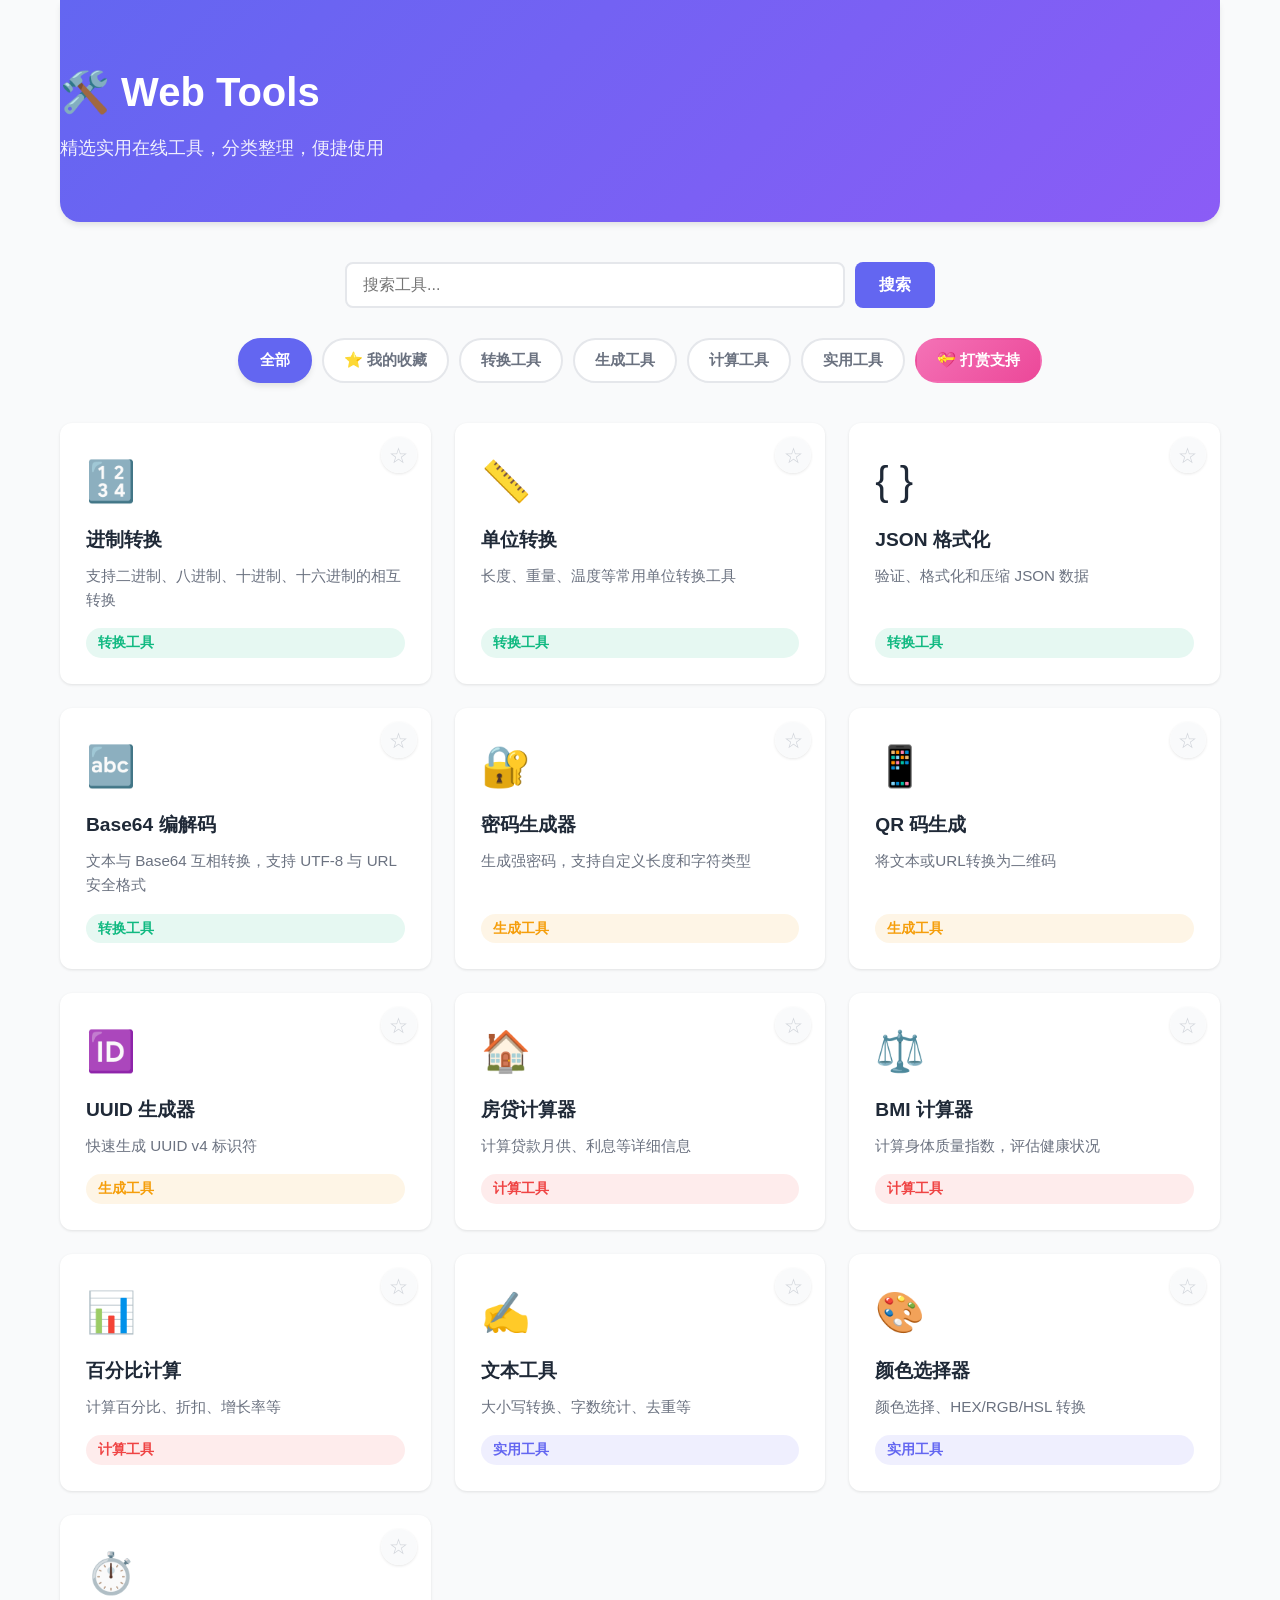
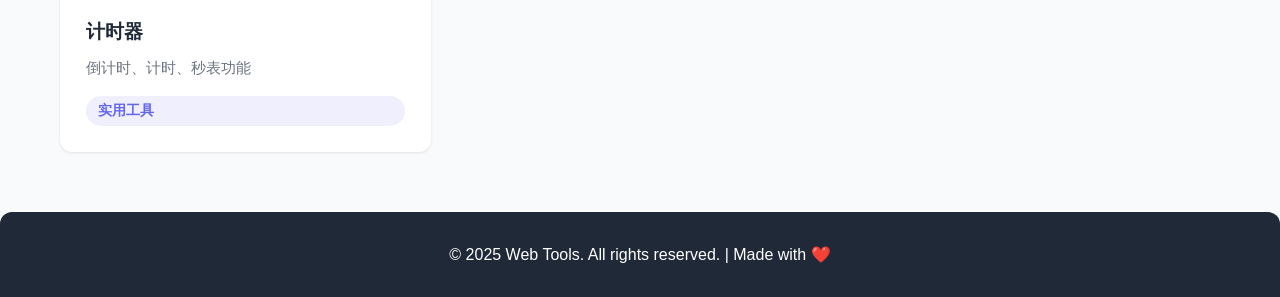
<file: index.html>
<!DOCTYPE html>
<html lang="zh-CN">
<head>
    <meta charset="UTF-8">
    <meta name="viewport" content="width=device-width, initial-scale=1.0">
    <title>Web Tools - 在线工具集合</title>
    <link rel="stylesheet" href="css/style.css">
</head>
<body>
    <div class="container">
        <!-- 头部 -->
        <header class="header">
            <div class="header-content">
                <h1>🛠️ Web Tools</h1>
                <p class="subtitle">精选实用在线工具，分类整理，便捷使用</p>
            </div>
        </header>

        <!-- 搜索栏 -->
        <div class="search-container">
            <input type="text" id="searchInput" class="search-box" placeholder="搜索工具...">
            <button class="search-btn">搜索</button>
        </div>

        <!-- 分类导航 -->
        <nav class="categories">
            <button class="category-btn active" data-category="all">全部</button>
            <button class="category-btn" data-category="favorites">⭐ 我的收藏</button>
            <button class="category-btn" data-category="converter">转换工具</button>
            <button class="category-btn" data-category="generator">生成工具</button>
            <button class="category-btn" data-category="calculator">计算工具</button>
            <button class="category-btn" data-category="utility">实用工具</button>
            <button class="category-btn donation-menu-btn" id="donationMenuBtn" type="button">💝 打赏支持</button>
        </nav>

        <!-- 工具网格 -->
        <div class="tools-grid" id="toolsGrid">
            <!-- 工具卡片将通过 JavaScript 动态插入 -->
        </div>

        <!-- 空状态提示 -->
        <div class="empty-state" id="emptyState" style="display: none;">
            <p>未找到匹配的工具 😕</p>
        </div>
    </div>

    <!-- 打赏弹层：默认关闭，由「打赏支持」菜单打开 -->
    <div class="donation-overlay hidden" id="donationOverlay" aria-hidden="true">
        <div class="donation-card" id="donationCard" role="dialog" aria-modal="true" aria-labelledby="donationTitle">
            <button class="donation-close-btn" id="donationCloseBtn" title="关闭" type="button">✕</button>
            <h3 id="donationTitle">💝 支持我们</h3>
            <p>如果这些工具对您有帮助，欢迎打赏支持</p>
            <div class="qr-code-container">
                <img
                    class="qr-code-image"
                    src="assets/wechat-pay-qrcode.jpg"
                    alt="微信支付打赏二维码"
                    title="微信扫码打赏"
                >
            </div>
            <p class="donation-tips">微信扫码打赏，谢谢您的支持！</p>
        </div>
    </div>

    <!-- 页脚 -->
    <footer class="footer">
        <p>&copy; 2025 Web Tools. All rights reserved. | Made with ❤️</p>
    </footer>

    <script src="js/main.js"></script>
</body>
</html>
</file>
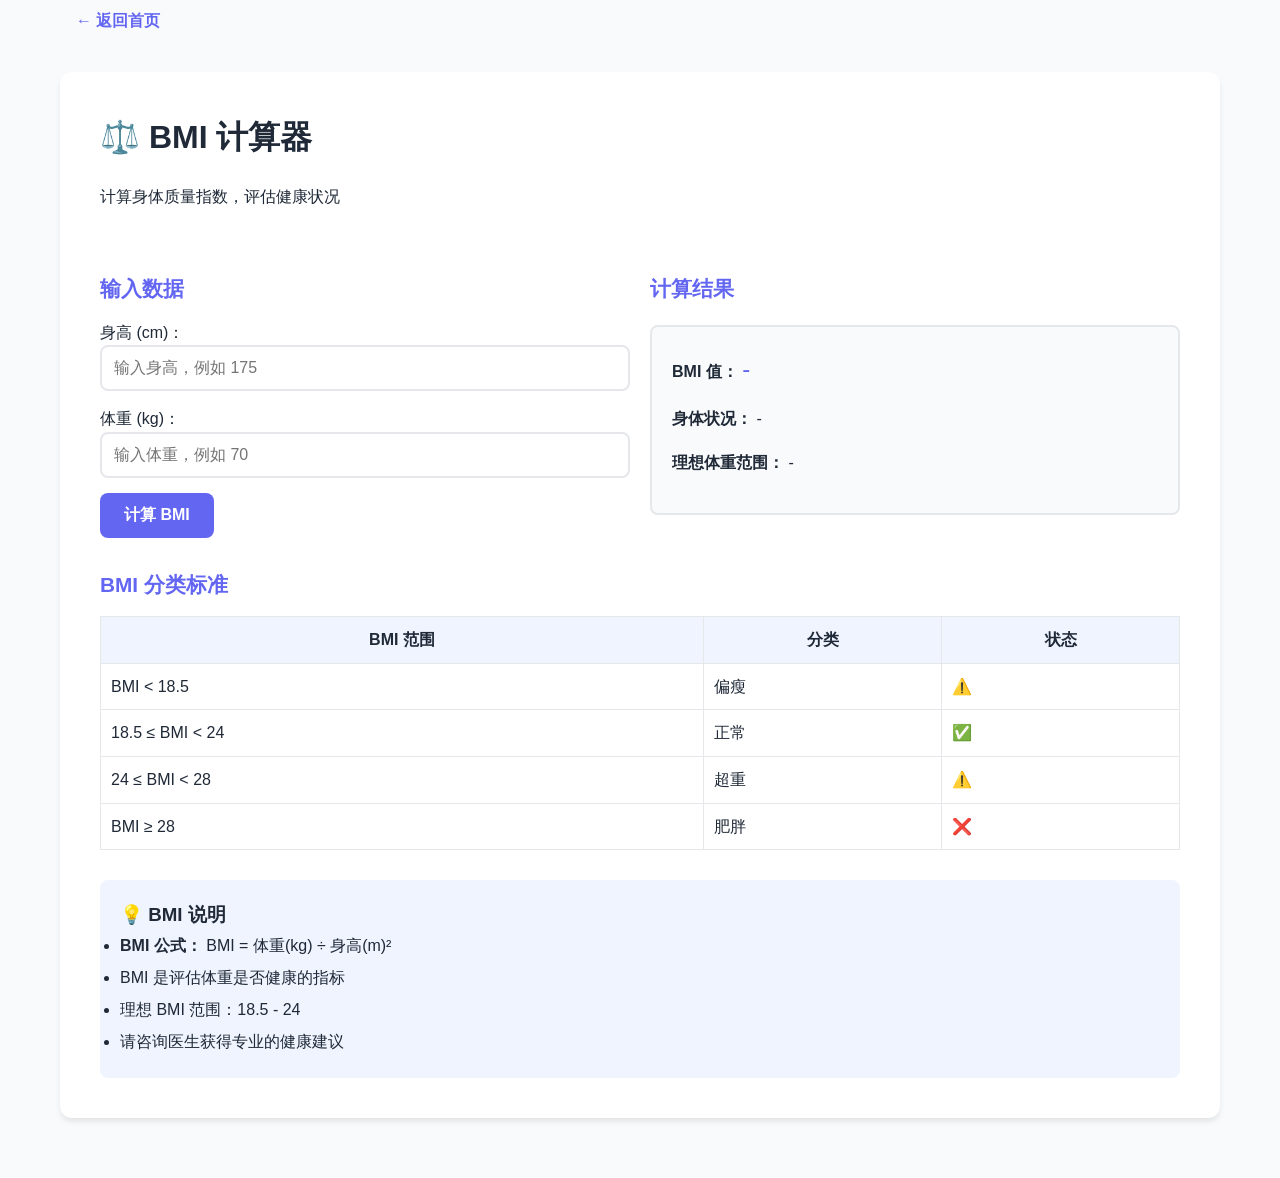
<file: tools/calculator/bmi-calculator.html>
<!DOCTYPE html>
<html lang="zh-CN\">
<head>
    <meta charset="UTF-8">
    <meta name="viewport" content="width=device-width, initial-scale=1.0">
    <title>BMI 计算器 - Web Tools</title>
    <link rel="stylesheet" href="../../css/style.css">
</head>
<body>
    <div class="container">
        <a href="../../index.html" class="back-link">← 返回首页</a>

        <div class="tool-content">
            <h1>⚖️ BMI 计算器</h1>
            <p>计算身体质量指数，评估健康状况</p>

            <div style="display: grid; grid-template-columns: 1fr 1fr; gap: 20px; margin-top: 30px;">
                <!-- 输入区 -->
                <div>
                    <h2>输入数据</h2>

                    <label for="height">身高 (cm)：</label>
                    <input type="number" id="height" placeholder="输入身高，例如 175" min="50" max="300" step="0.1">

                    <label for="weight">体重 (kg)：</label>
                    <input type="number" id="weight" placeholder="输入体重，例如 70" min="20" max="500" step="0.1">

                    <button onclick="calculateBMI()">计算 BMI</button>
                </div>

                <!-- 结果区 -->
                <div>
                    <h2>计算结果</h2>
                    <div class="result-box">
                        <p><strong>BMI 值：</strong> <span id="bmiValue" style="font-size: 1.5rem; color: #6366f1;">-</span></p>
                        <p><strong>身体状况：</strong> <span id="bmiStatus">-</span></p>
                        <p><strong>理想体重范围：</strong> <span id="idealWeight">-</span></p>
                    </div>
                </div>
            </div>

            <div style="margin-top: 30px;">
                <h2>BMI 分类标准</h2>
                <table style="width: 100%; border-collapse: collapse; margin-top: 10px;">
                    <tr style="background-color: #f0f4ff;">
                        <th style="border: 1px solid #e5e7eb; padding: 10px;">BMI 范围</th>
                        <th style="border: 1px solid #e5e7eb; padding: 10px;">分类</th>
                        <th style="border: 1px solid #e5e7eb; padding: 10px;">状态</th>
                    </tr>
                    <tr>
                        <td style="border: 1px solid #e5e7eb; padding: 10px;">BMI < 18.5</td>
                        <td style="border: 1px solid #e5e7eb; padding: 10px;">偏瘦</td>
                        <td style="border: 1px solid #e5e7eb; padding: 10px;">⚠️</td>
                    </tr>
                    <tr>
                        <td style="border: 1px solid #e5e7eb; padding: 10px;">18.5 ≤ BMI < 24</td>
                        <td style="border: 1px solid #e5e7eb; padding: 10px;">正常</td>
                        <td style="border: 1px solid #e5e7eb; padding: 10px;">✅</td>
                    </tr>
                    <tr>
                        <td style="border: 1px solid #e5e7eb; padding: 10px;">24 ≤ BMI < 28</td>
                        <td style="border: 1px solid #e5e7eb; padding: 10px;">超重</td>
                        <td style="border: 1px solid #e5e7eb; padding: 10px;">⚠️</td>
                    </tr>
                    <tr>
                        <td style="border: 1px solid #e5e7eb; padding: 10px;">BMI ≥ 28</td>
                        <td style="border: 1px solid #e5e7eb; padding: 10px;">肥胖</td>
                        <td style="border: 1px solid #e5e7eb; padding: 10px;">❌</td>
                    </tr>
                </table>
            </div>

            <div style="margin-top: 30px; padding: 20px; background-color: #f0f4ff; border-radius: 8px;">
                <h3>💡 BMI 说明</h3>
                <ul style="line-height: 2;">
                    <li><strong>BMI 公式：</strong> BMI = 体重(kg) ÷ 身高(m)²</li>
                    <li>BMI 是评估体重是否健康的指标</li>
                    <li>理想 BMI 范围：18.5 - 24</li>
                    <li>请咨询医生获得专业的健康建议</li>
                </ul>
            </div>
        </div>
    </div>

    <script>
        function calculateBMI() {
            const height = parseFloat(document.getElementById('height').value);
            const weight = parseFloat(document.getElementById('weight').value);

            if (!height || !weight || height <= 0 || weight <= 0) {
                alert('请输入有效的身高和体重');
                return;
            }

            // 转换身高为米
            const heightInMeters = height / 100;

            // 计算 BMI
            const bmi = (weight / (heightInMeters * heightInMeters)).toFixed(1);

            // 判断状态
            let status = '';
            let statusColor = '';
            if (bmi < 18.5) {
                status = '偏瘦';
                statusColor = 'orange';
            } else if (bmi < 24) {
                status = '正常';
                statusColor = 'green';
            } else if (bmi < 28) {
                status = '超重';
                statusColor = 'orange';
            } else {
                status = '肥胖';
                statusColor = 'red';
            }

            // 计算理想体重
            const minWeight = (18.5 * heightInMeters * heightInMeters).toFixed(1);
            const maxWeight = (24 * heightInMeters * heightInMeters).toFixed(1);

            // 显示结果
            document.getElementById('bmiValue').textContent = bmi;
            document.getElementById('bmiValue').style.color = statusColor;
            document.getElementById('bmiStatus').textContent = status;
            document.getElementById('idealWeight').textContent = minWeight + ' - ' + maxWeight + ' kg';
        }

        // 回车键快捷计算
        document.getElementById('weight').addEventListener('keypress', (e) => {
            if (e.key === 'Enter') {
                calculateBMI();
            }
        });
    </script>
</body>
</html>
</file>
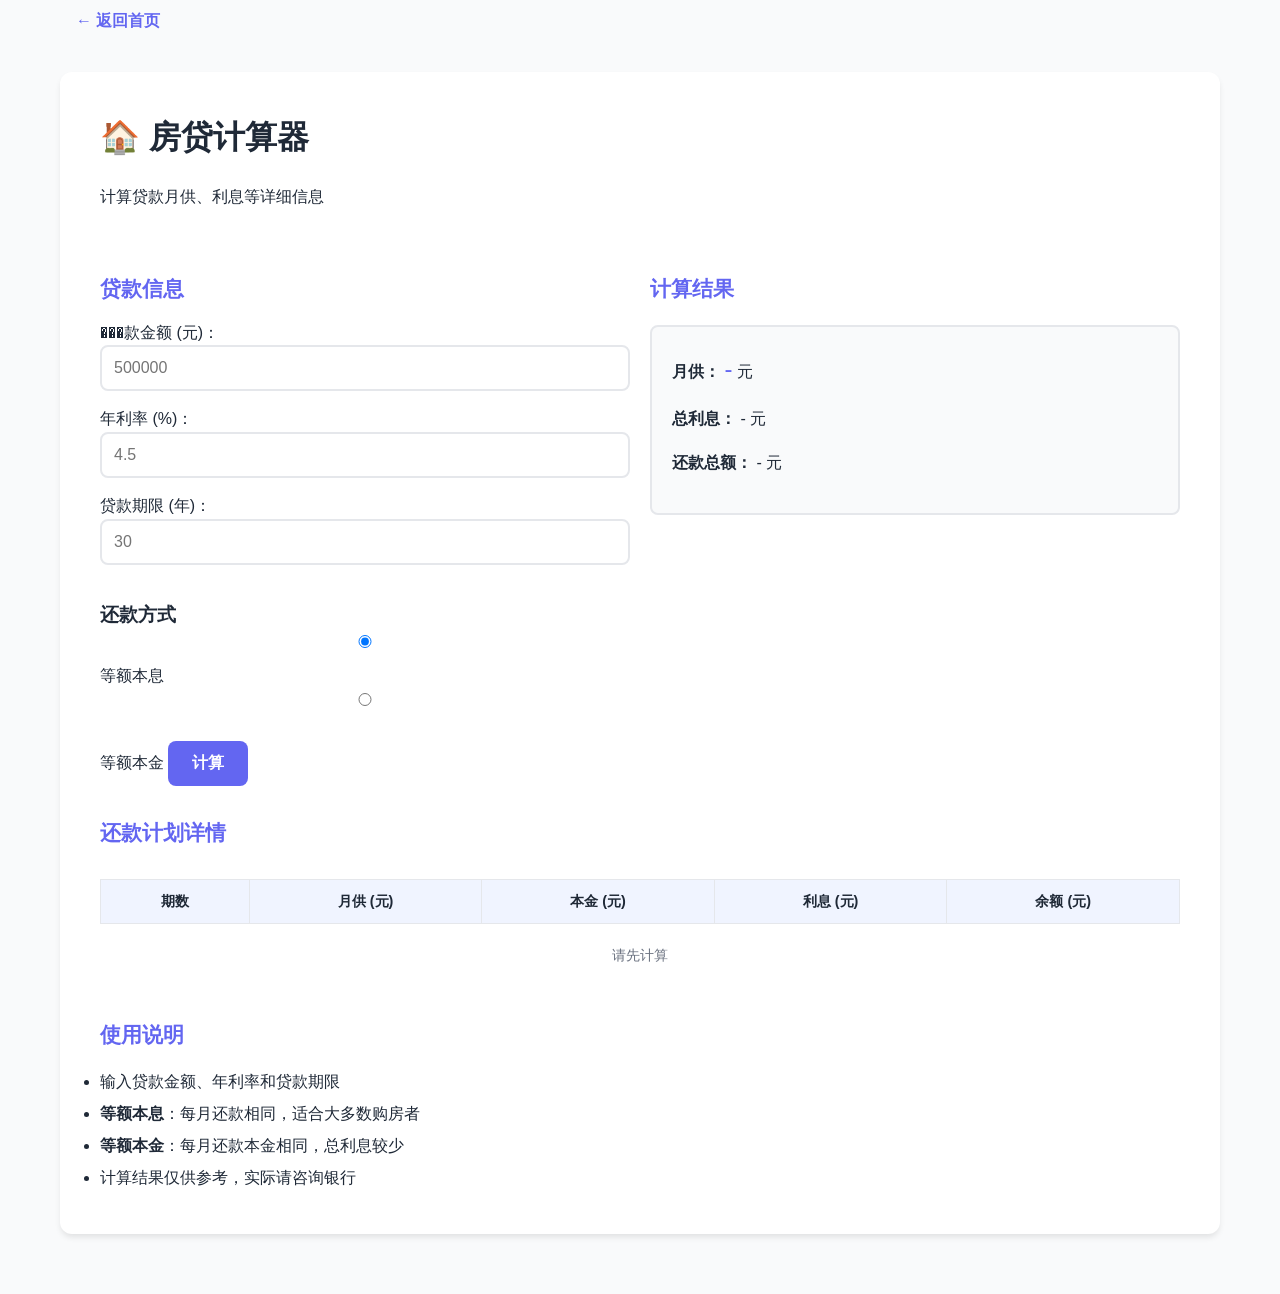
<file: tools/calculator/mortgage-calculator.html>
<!DOCTYPE html>
<html lang="zh-CN">
<head>
    <meta charset="UTF-8">
    <meta name="viewport" content="width=device-width, initial-scale=1.0">
    <title>房贷计算器 - Web Tools</title>
    <link rel="stylesheet" href="../../css/style.css">
</head>
<body>
    <div class="container">
        <a href="../../index.html" class="back-link">← 返回首页</a>

        <div class="tool-content">
            <h1>🏠 房贷计算器</h1>
            <p>计算贷款月供、利息等详细信息</p>

            <div style="display: grid; grid-template-columns: 1fr 1fr; gap: 20px; margin-top: 30px;">
                <!-- 输入区 -->
                <div>
                    <h2>贷款信息</h2>

                    <label for="loanAmount">���款金额 (元)：</label>
                    <input type="number" id="loanAmount" placeholder="500000" step="1000" min="0">

                    <label for="loanRate">年利率 (%)：</label>
                    <input type="number" id="loanRate" placeholder="4.5" step="0.01" min="0">

                    <label for="loanTerm">贷款期限 (年)：</label>
                    <input type="number" id="loanTerm" placeholder="30" step="1" min="1">

                    <h3 style="margin-top: 20px;">还款方式</h3>
                    <label>
                        <input type="radio" name="repaymentMethod" value="average" checked> 等额本息
                    </label>
                    <br>
                    <label>
                        <input type="radio" name="repaymentMethod" value="principal"> 等额本金
                    </label>

                    <button onclick="calculateMortgage()" style="margin-top: 20px;">计算</button>
                </div>

                <!-- 结果区 -->
                <div>
                    <h2>计算结果</h2>
                    <div class="result-box">
                        <p><strong>月供：</strong> <span id="monthlyPayment" style="font-size: 1.5rem; color: #6366f1;">-</span> 元</p>
                        <p><strong>总利息：</strong> <span id="totalInterest">-</span> 元</p>
                        <p><strong>还款总额：</strong> <span id="totalRepay">-</span> 元</p>
                    </div>
                </div>
            </div>

            <div style="margin-top: 30px;">
                <h2>还款计划详情</h2>
                <div style="overflow-x: auto;">
                    <table style="width: 100%; border-collapse: collapse; margin-top: 15px; font-size: 0.9rem;">
                        <thead>
                            <tr style="background-color: #f0f4ff;">
                                <th style="border: 1px solid #e5e7eb; padding: 10px;">期数</th>
                                <th style="border: 1px solid #e5e7eb; padding: 10px;">月供 (元)</th>
                                <th style="border: 1px solid #e5e7eb; padding: 10px;">本金 (元)</th>
                                <th style="border: 1px solid #e5e7eb; padding: 10px;">利息 (元)</th>
                                <th style="border: 1px solid #e5e7eb; padding: 10px;">余额 (元)</th>
                            </tr>
                        </thead>
                        <tbody id="scheduleTable">
                            <tr><td colspan="5" style="text-align: center; padding: 20px; color: #6b7280;">请先计算</td></tr>
                        </tbody>
                    </table>
                </div>
            </div>

            <div style="margin-top: 30px;">
                <h2>使用说明</h2>
                <ul style="line-height: 2;">
                    <li>输入贷款金额、年利率和贷款期限</li>
                    <li><strong>等额本息</strong>：每月还款相同，适合大多数购房者</li>
                    <li><strong>等额本金</strong>：每月还款本金相同，总利息较少</li>
                    <li>计算结果仅供参考，实际请咨询银行</li>
                </ul>
            </div>
        </div>
    </div>

    <script>
        function calculateMortgage() {
            const principal = parseFloat(document.getElementById('loanAmount').value);
            const annualRate = parseFloat(document.getElementById('loanRate').value);
            const years = parseFloat(document.getElementById('loanTerm').value);
            const method = document.querySelector('input[name="repaymentMethod"]:checked').value;

            if (!principal || !annualRate || !years) {
                alert('请输入所有必要信息');
                return;
            }

            const monthlyRate = annualRate / 100 / 12;
            const months = years * 12;

            let monthlyPayment, totalInterest, schedule = [];

            if (method === 'average') {
                // 等额本息
                monthlyPayment = principal * (monthlyRate * Math.pow(1 + monthlyRate, months)) / (Math.pow(1 + monthlyRate, months) - 1);
                
                let balance = principal;
                for (let i = 1; i <= months; i++) {
                    const interest = balance * monthlyRate;
                    const principalPayment = monthlyPayment - interest;
                    balance -= principalPayment;

                    if (i <= 12 || i % 12 === 0 || i === months) {
                        schedule.push({
                            period: i,
                            payment: monthlyPayment,
                            principal: principalPayment,
                            interest: interest,
                            balance: Math.max(balance, 0)
                        });
                    }
                }

                totalInterest = monthlyPayment * months - principal;
            } else {
                // 等额本金
                const principalPayment = principal / months;
                let balance = principal;
                
                for (let i = 1; i <= months; i++) {
                    const interest = balance * monthlyRate;
                    monthlyPayment = principalPayment + interest;
                    balance -= principalPayment;

                    if (i <= 12 || i % 12 === 0 || i === months) {
                        schedule.push({
                            period: i,
                            payment: monthlyPayment,
                            principal: principalPayment,
                            interest: interest,
                            balance: Math.max(balance, 0)
                        });
                    }
                }

                // 计算平均月供（仅用于显示）
                totalInterest = schedule.reduce((sum, item) => sum + item.interest, 0);
                monthlyPayment = schedule[0].payment;
            }

            // 显示结果
            document.getElementById('monthlyPayment').textContent = monthlyPayment.toFixed(2);
            document.getElementById('totalInterest').textContent = totalInterest.toFixed(2);
            document.getElementById('totalRepay').textContent = (principal + totalInterest).toFixed(2);

            // 生成还款计划表
            generateScheduleTable(schedule);
        }

        function generateScheduleTable(schedule) {
            const tbody = document.getElementById('scheduleTable');
            tbody.innerHTML = '';

            schedule.forEach(item => {
                const row = tbody.insertRow();
                row.innerHTML = `
                    <td style="border: 1px solid #e5e7eb; padding: 10px;">${item.period}</td>
                    <td style="border: 1px solid #e5e7eb; padding: 10px;">${item.payment.toFixed(2)}</td>
                    <td style="border: 1px solid #e5e7eb; padding: 10px;">${item.principal.toFixed(2)}</td>
                    <td style="border: 1px solid #e5e7eb; padding: 10px;">${item.interest.toFixed(2)}</td>
                    <td style="border: 1px solid #e5e7eb; padding: 10px;">${item.balance.toFixed(2)}</td>
                `;
            });
        }

        // 回车键快捷计算
        document.getElementById('loanTerm').addEventListener('keypress', (e) => {
            if (e.key === 'Enter') {
                calculateMortgage();
            }
        });
    </script>
</body>
</html>
</file>
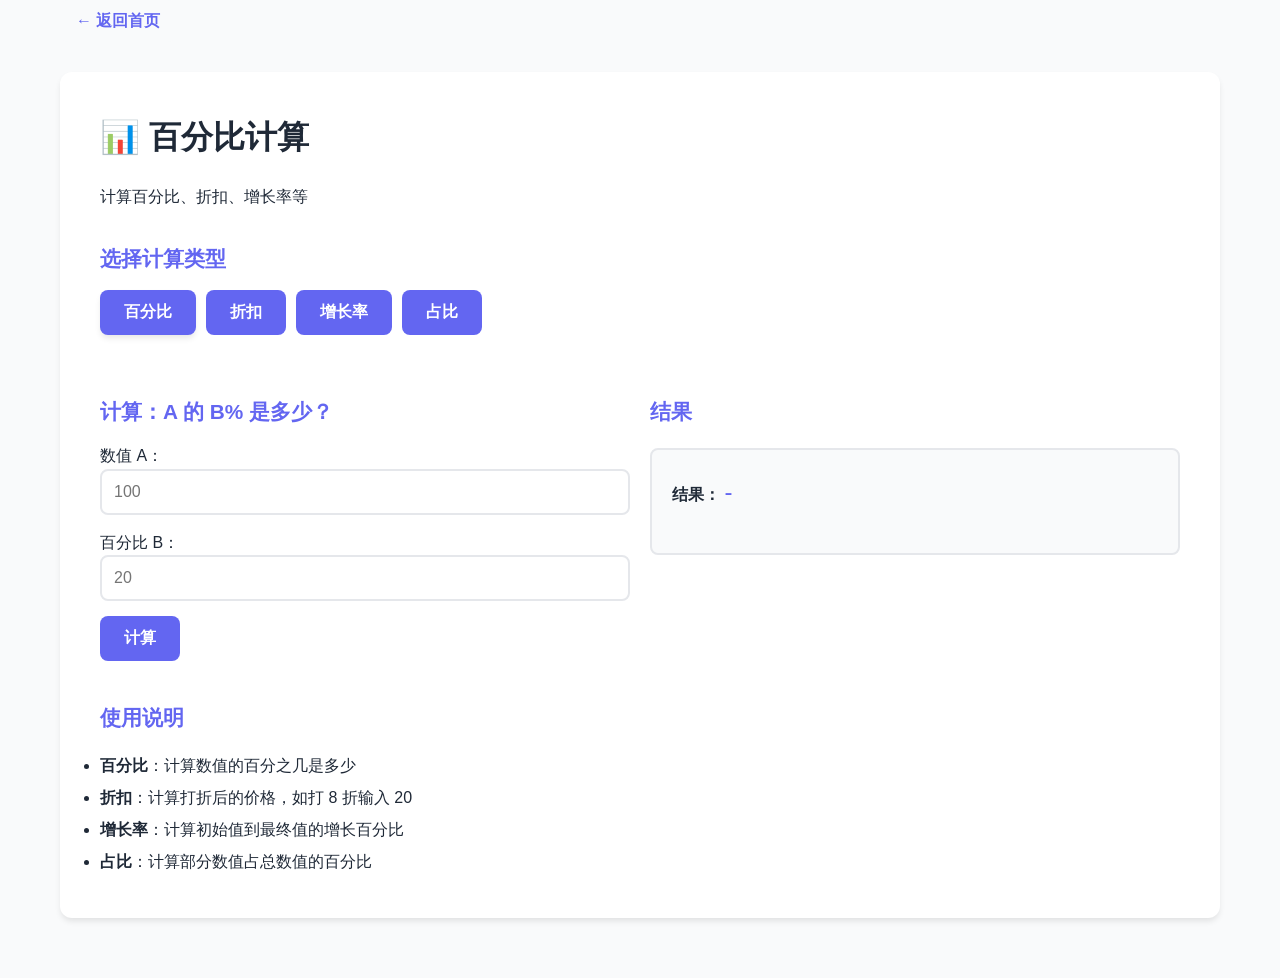
<file: tools/calculator/percentage-calculator.html>
<!DOCTYPE html>
<html lang="zh-CN">
<head>
    <meta charset="UTF-8">
    <meta name="viewport" content="width=device-width, initial-scale=1.0">
    <title>百分比计算 - Web Tools</title>
    <link rel="stylesheet" href="../../css/style.css">
</head>
<body>
    <div class="container">
        <a href="../../index.html" class="back-link">← 返回首页</a>

        <div class="tool-content">
            <h1>📊 百分比计算</h1>
            <p>计算百分比、折扣、增长率等</p>

            <div style="margin-top: 30px;">
                <h2>选择计算类型</h2>
                <div style="display: flex; gap: 10px; flex-wrap: wrap; margin-bottom: 30px;">
                    <button class="category-btn active" data-mode="percentage" onclick="switchMode('percentage')">百分比</button>
                    <button class="category-btn" data-mode="discount" onclick="switchMode('discount')">折扣</button>
                    <button class="category-btn" data-mode="growth" onclick="switchMode('growth')">增长率</button>
                    <button class="category-btn" data-mode="ratio" onclick="switchMode('ratio')">占比</button>
                </div>
            </div>

            <!-- 百分比模式 -->
            <div id="percentage-mode" style="display: grid; grid-template-columns: 1fr 1fr; gap: 20px;">
                <div>
                    <h2>计算：A 的 B% 是多少？</h2>
                    <label for="percent-a">数值 A：</label>
                    <input type="number" id="percent-a" placeholder="100" step="any">
                    
                    <label for="percent-b">百分比 B：</label>
                    <input type="number" id="percent-b" placeholder="20" step="any">
                    
                    <button onclick="calculatePercentage()">计算</button>
                </div>

                <div>
                    <h2>结果</h2>
                    <div class="result-box">
                        <p><strong>结果：</strong> <span id="percentage-result" style="font-size: 1.5rem; color: #6366f1;">-</span></p>
                        <p style="margin-top: 20px; font-size: 0.9rem; color: #6b7280;">
                            <span id="percent-calc-show"></span>
                        </p>
                    </div>
                </div>
            </div>

            <!-- 折扣模式 -->
            <div id="discount-mode" style="display: none; grid-template-columns: 1fr 1fr; gap: 20px;">
                <div>
                    <h2>计算：打折后的价格</h2>
                    <label for="discount-price">原价：</label>
                    <input type="number" id="discount-price" placeholder="100" step="any">
                    
                    <label for="discount-percent">折扣：</label>
                    <input type="number" id="discount-percent" placeholder="20" step="any">
                    <small>（输入折扣百分比，例如 20 表示打 8 折）</small>
                    
                    <button onclick="calculateDiscount()">计算</button>
                </div>

                <div>
                    <h2>结果</h2>
                    <div class="result-box">
                        <p><strong>原价：</strong> <span id="discount-original">-</span></p>
                        <p><strong>优惠额：</strong> <span id="discount-save">-</span></p>
                        <p><strong>现价：</strong> <span id="discount-result" style="font-size: 1.5rem; color: #10b981;">-</span></p>
                    </div>
                </div>
            </div>

            <!-- 增长率模式 -->
            <div id="growth-mode" style="display: none; grid-template-columns: 1fr 1fr; gap: 20px;">
                <div>
                    <h2>计算：增长率</h2>
                    <label for="growth-initial">初始值：</label>
                    <input type="number" id="growth-initial" placeholder="100" step="any">
                    
                    <label for="growth-final">最终值：</label>
                    <input type="number" id="growth-final" placeholder="150" step="any">
                    
                    <button onclick="calculateGrowth()">计算</button>
                </div>

                <div>
                    <h2>结果</h2>
                    <div class="result-box">
                        <p><strong>增长量：</strong> <span id="growth-change">-</span></p>
                        <p><strong>增长率：</strong> <span id="growth-rate" style="font-size: 1.5rem; color: #6366f1;">-</span></p>
                        <p style="margin-top: 20px; font-size: 0.9rem; color: #6b7280;">
                            <span id="growth-calc-show"></span>
                        </p>
                    </div>
                </div>
            </div>

            <!-- 占比模式 -->
            <div id="ratio-mode" style="display: none; grid-template-columns: 1fr 1fr; gap: 20px;">
                <div>
                    <h2>计算：占比</h2>
                    <label for="ratio-part">部分数值：</label>
                    <input type="number" id="ratio-part" placeholder="30" step="any">
                    
                    <label for="ratio-total">总数值：</label>
                    <input type="number" id="ratio-total" placeholder="100" step="any">
                    
                    <button onclick="calculateRatio()">计算</button>
                </div>

                <div>
                    <h2>结果</h2>
                    <div class="result-box">
                        <p><strong>占比：</strong> <span id="ratio-result" style="font-size: 1.5rem; color: #f59e0b;">-</span></p>
                        <p style="margin-top: 20px; font-size: 0.9rem; color: #6b7280;">
                            <span id="ratio-calc-show"></span>
                        </p>
                    </div>
                </div>
            </div>

            <div style="margin-top: 40px;">
                <h2>使用说明</h2>
                <ul style="line-height: 2;">
                    <li><strong>百分比</strong>：计算数值的百分之几是多少</li>
                    <li><strong>折扣</strong>：计算打折后的价格，如打 8 折输入 20</li>
                    <li><strong>增长率</strong>：计算初始值到最终值的增长百分比</li>
                    <li><strong>占比</strong>：计算部分数值占总数值的百分比</li>
                </ul>
            </div>
        </div>
    </div>

    <script>
        let currentMode = 'percentage';

        function switchMode(mode) {
            currentMode = mode;
            
            // 隐藏所有模式
            document.getElementById('percentage-mode').style.display = 'none';
            document.getElementById('discount-mode').style.display = 'none';
            document.getElementById('growth-mode').style.display = 'none';
            document.getElementById('ratio-mode').style.display = 'none';

            // 显示当前模式
            document.getElementById(mode + '-mode').style.display = 'grid';

            // 更新按钮状态
            document.querySelectorAll('[data-mode]').forEach(btn => {
                btn.classList.remove('active');
            });
            document.querySelector(`[data-mode="${mode}"]`).classList.add('active');
        }

        function calculatePercentage() {
            const a = parseFloat(document.getElementById('percent-a').value);
            const b = parseFloat(document.getElementById('percent-b').value);

            if (!a || !b || isNaN(a) || isNaN(b)) {
                alert('请输入有效的数值');
                return;
            }

            const result = (a * b / 100).toFixed(2);
            document.getElementById('percentage-result').textContent = result;
            document.getElementById('percent-calc-show').textContent = `${a} × ${b}% = ${result}`;
        }

        function calculateDiscount() {
            const price = parseFloat(document.getElementById('discount-price').value);
            const discount = parseFloat(document.getElementById('discount-percent').value);

            if (!price || !discount || isNaN(price) || isNaN(discount)) {
                alert('请输入有效的数值');
                return;
            }

            const save = (price * discount / 100).toFixed(2);
            const finalPrice = (price - save).toFixed(2);
            const discountRate = (100 - discount).toFixed(0);

            document.getElementById('discount-original').textContent = '¥' + price.toFixed(2);
            document.getElementById('discount-save').textContent = '¥' + save;
            document.getElementById('discount-result').textContent = '¥' + finalPrice;
        }

        function calculateGrowth() {
            const initial = parseFloat(document.getElementById('growth-initial').value);
            const final = parseFloat(document.getElementById('growth-final').value);

            if (!initial || !final || isNaN(initial) || isNaN(final)) {
                alert('请输入有效的数值');
                return;
            }

            const change = (final - initial).toFixed(2);
            const rate = ((final - initial) / initial * 100).toFixed(2);

            document.getElementById('growth-change').textContent = change;
            document.getElementById('growth-rate').textContent = rate + '%';
            document.getElementById('growth-calc-show').textContent = `(${final} - ${initial}) / ${initial} × 100% = ${rate}%`;
        }

        function calculateRatio() {
            const part = parseFloat(document.getElementById('ratio-part').value);
            const total = parseFloat(document.getElementById('ratio-total').value);

            if (!part || !total || isNaN(part) || isNaN(total) || total === 0) {
                alert('请输入有效的数值');
                return;
            }

            const ratio = (part / total * 100).toFixed(2);

            document.getElementById('ratio-result').textContent = ratio + '%';
            document.getElementById('ratio-calc-show').textContent = `${part} / ${total} × 100% = ${ratio}%`;
        }

        // 回车键快捷计算
        document.addEventListener('keypress', (e) => {
            if (e.key === 'Enter') {
                if (currentMode === 'percentage') calculatePercentage();
                else if (currentMode === 'discount') calculateDiscount();
                else if (currentMode === 'growth') calculateGrowth();
                else if (currentMode === 'ratio') calculateRatio();
            }
        });
    </script>
</body>
</html>
</file>
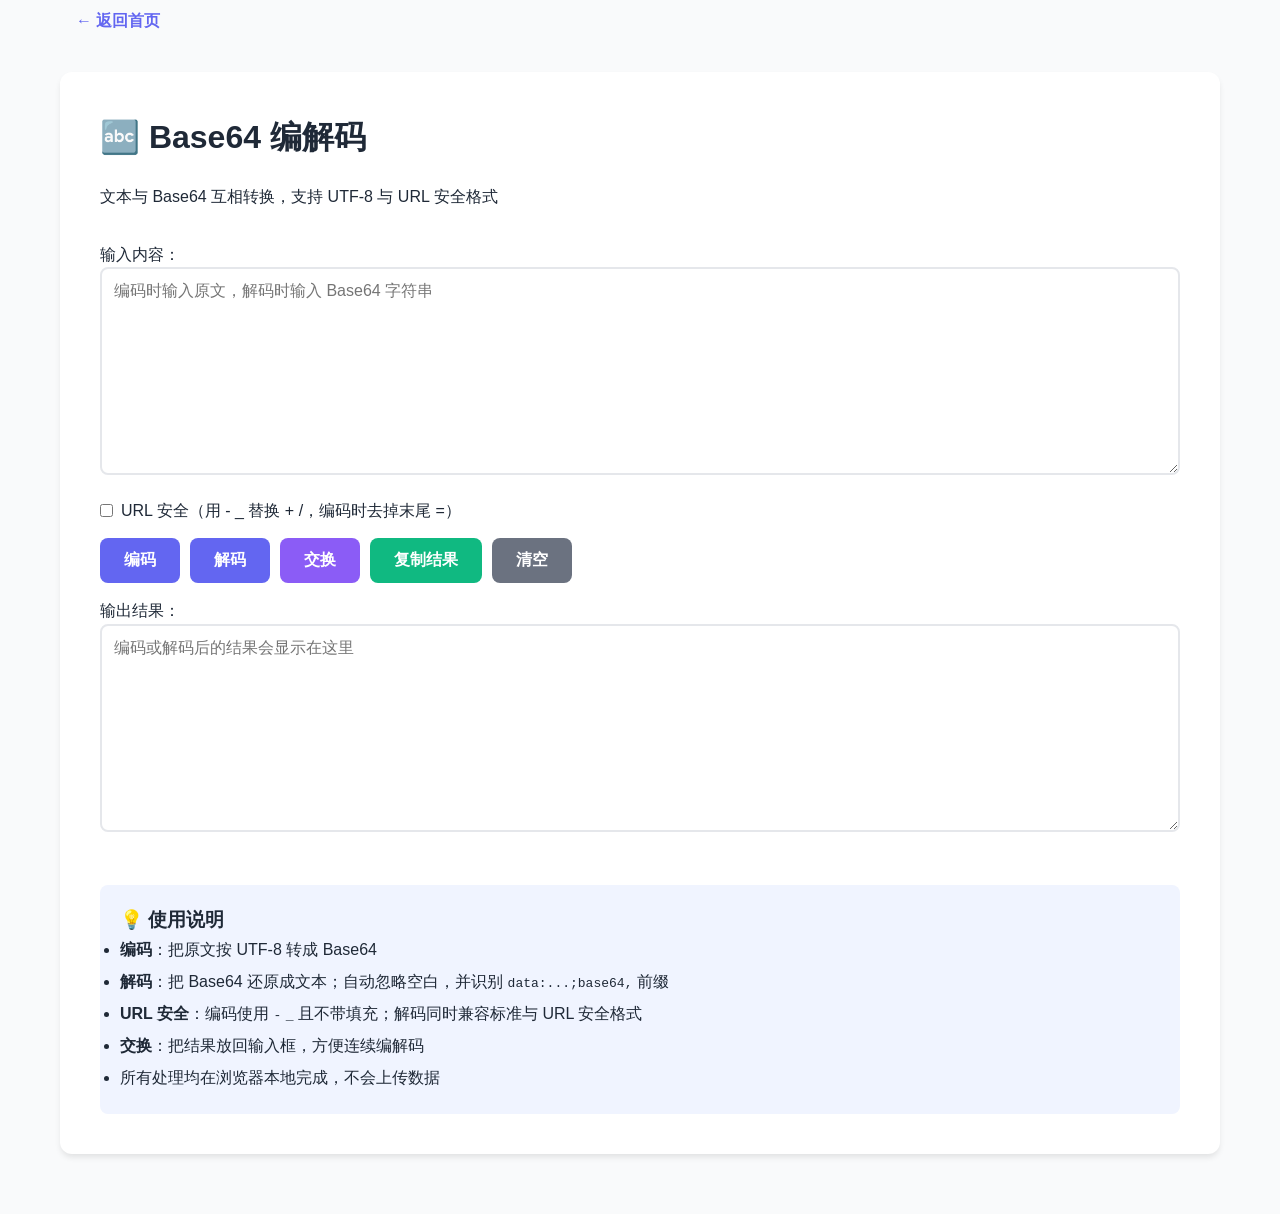
<file: tools/converter/base64-converter.html>
<!DOCTYPE html>
<html lang="zh-CN">
<head>
    <meta charset="UTF-8">
    <meta name="viewport" content="width=device-width, initial-scale=1.0">
    <title>Base64 编解码 - Web Tools</title>
    <link rel="stylesheet" href="../../css/style.css">
</head>
<body>
    <div class="container">
        <a href="../../index.html" class="back-link">← 返回首页</a>

        <div class="tool-content">
            <h1>🔤 Base64 编解码</h1>
            <p>文本与 Base64 互相转换，支持 UTF-8 与 URL 安全格式</p>

            <div style="margin-top: 30px;">
                <label for="base64Input">输入内容：</label>
                <textarea id="base64Input" rows="10" placeholder="编码时输入原文，解码时输入 Base64 字符串"></textarea>

                <label style="display: flex; align-items: center; gap: 8px; margin-bottom: 15px; font-weight: 500;">
                    <input type="checkbox" id="urlSafe">
                    URL 安全（用 - _ 替换 + /，编码时去掉末尾 =）
                </label>

                <div style="display: flex; flex-wrap: wrap; gap: 10px; margin-bottom: 15px;">
                    <button onclick="encodeBase64()">编码</button>
                    <button onclick="decodeBase64()">解码</button>
                    <button onclick="swapContent()" style="background-color: #8b5cf6;">交换</button>
                    <button onclick="copyResult()" style="background-color: #10b981;">复制结果</button>
                    <button onclick="clearAll()" style="background-color: #6b7280;">清空</button>
                </div>

                <div id="statusBox" class="result-box" style="display: none; margin-top: 0;"></div>

                <label for="base64Output">输出结果：</label>
                <textarea id="base64Output" rows="10" readonly placeholder="编码或解码后的结果会显示在这里"></textarea>
            </div>

            <div style="margin-top: 30px; padding: 20px; background-color: #f0f4ff; border-radius: 8px;">
                <h3>💡 使用说明</h3>
                <ul style="line-height: 2;">
                    <li><strong>编码</strong>：把原文按 UTF-8 转成 Base64</li>
                    <li><strong>解码</strong>：把 Base64 还原成文本；自动忽略空白，并识别 <code>data:...;base64,</code> 前缀</li>
                    <li><strong>URL 安全</strong>：编码使用 <code>-</code> <code>_</code> 且不带填充；解码同时兼容标准与 URL 安全格式</li>
                    <li><strong>交换</strong>：把结果放回输入框，方便连续编解码</li>
                    <li>所有处理均在浏览器本地完成，不会上传数据</li>
                </ul>
            </div>
        </div>
    </div>

    <script>
        function showStatus(message, ok) {
            const box = document.getElementById('statusBox');
            box.style.display = 'block';
            box.style.borderColor = ok ? '#10b981' : '#ef4444';
            box.style.color = ok ? '#047857' : '#b91c1c';
            box.textContent = message;
        }

        function utf8ToBase64(text) {
            const bytes = new TextEncoder().encode(text);
            let binary = '';
            const chunk = 0x8000;
            for (let i = 0; i < bytes.length; i += chunk) {
                binary += String.fromCharCode.apply(null, bytes.subarray(i, i + chunk));
            }
            return btoa(binary);
        }

        function base64ToUtf8(encoded) {
            const binary = atob(encoded);
            const bytes = new Uint8Array(binary.length);
            for (let i = 0; i < binary.length; i++) {
                bytes[i] = binary.charCodeAt(i);
            }
            return new TextDecoder('utf-8', { fatal: true }).decode(bytes);
        }

        function toUrlSafe(encoded) {
            return encoded.replace(/\+/g, '-').replace(/\//g, '_').replace(/=+$/g, '');
        }

        function normalizeBase64(raw) {
            let text = raw.trim().replace(/\s+/g, '');
            const dataUrl = text.match(/^data:[^,]*,(.*)$/i);
            if (dataUrl) {
                text = dataUrl[1];
            }
            text = text.replace(/-/g, '+').replace(/_/g, '/');
            const pad = text.length % 4;
            if (pad === 1) {
                throw new Error('Base64 长度不合法');
            }
            if (pad) {
                text += '='.repeat(4 - pad);
            }
            if (!/^[A-Za-z0-9+/]*={0,2}$/.test(text)) {
                throw new Error('包含非法 Base64 字符');
            }
            return text;
        }

        function encodeBase64() {
            const text = document.getElementById('base64Input').value;
            if (!text) {
                showStatus('❌ 请先输入要编码的内容', false);
                return;
            }
            try {
                let encoded = utf8ToBase64(text);
                if (document.getElementById('urlSafe').checked) {
                    encoded = toUrlSafe(encoded);
                }
                document.getElementById('base64Output').value = encoded;
                showStatus('✅ Base64 编码成功', true);
            } catch (e) {
                showStatus('❌ 编码失败：' + e.message, false);
            }
        }

        function decodeBase64() {
            const raw = document.getElementById('base64Input').value;
            if (!raw.trim()) {
                showStatus('❌ 请先输入要解码的 Base64', false);
                return;
            }
            try {
                const normalized = normalizeBase64(raw);
                const text = base64ToUtf8(normalized);
                document.getElementById('base64Output').value = text;
                showStatus('✅ Base64 解码成功', true);
            } catch (e) {
                showStatus('❌ 解码失败：' + (e.message || '不是合法的 Base64 或 UTF-8 文本'), false);
            }
        }

        function swapContent() {
            const input = document.getElementById('base64Input');
            const output = document.getElementById('base64Output');
            if (!output.value) {
                showStatus('❌ 没有可交换的结果', false);
                return;
            }
            input.value = output.value;
            output.value = '';
            document.getElementById('statusBox').style.display = 'none';
        }

        function copyResult() {
            const output = document.getElementById('base64Output').value;
            if (!output) {
                showStatus('❌ 没有可复制的内容', false);
                return;
            }
            navigator.clipboard.writeText(output).then(() => {
                showStatus('✅ 已复制到剪贴板', true);
            }).catch(() => {
                const textarea = document.createElement('textarea');
                textarea.value = output;
                document.body.appendChild(textarea);
                textarea.select();
                document.execCommand('copy');
                document.body.removeChild(textarea);
                showStatus('✅ 已复制到剪贴板', true);
            });
        }

        function clearAll() {
            document.getElementById('base64Input').value = '';
            document.getElementById('base64Output').value = '';
            document.getElementById('urlSafe').checked = false;
            document.getElementById('statusBox').style.display = 'none';
        }
    </script>
</body>
</html>
</file>
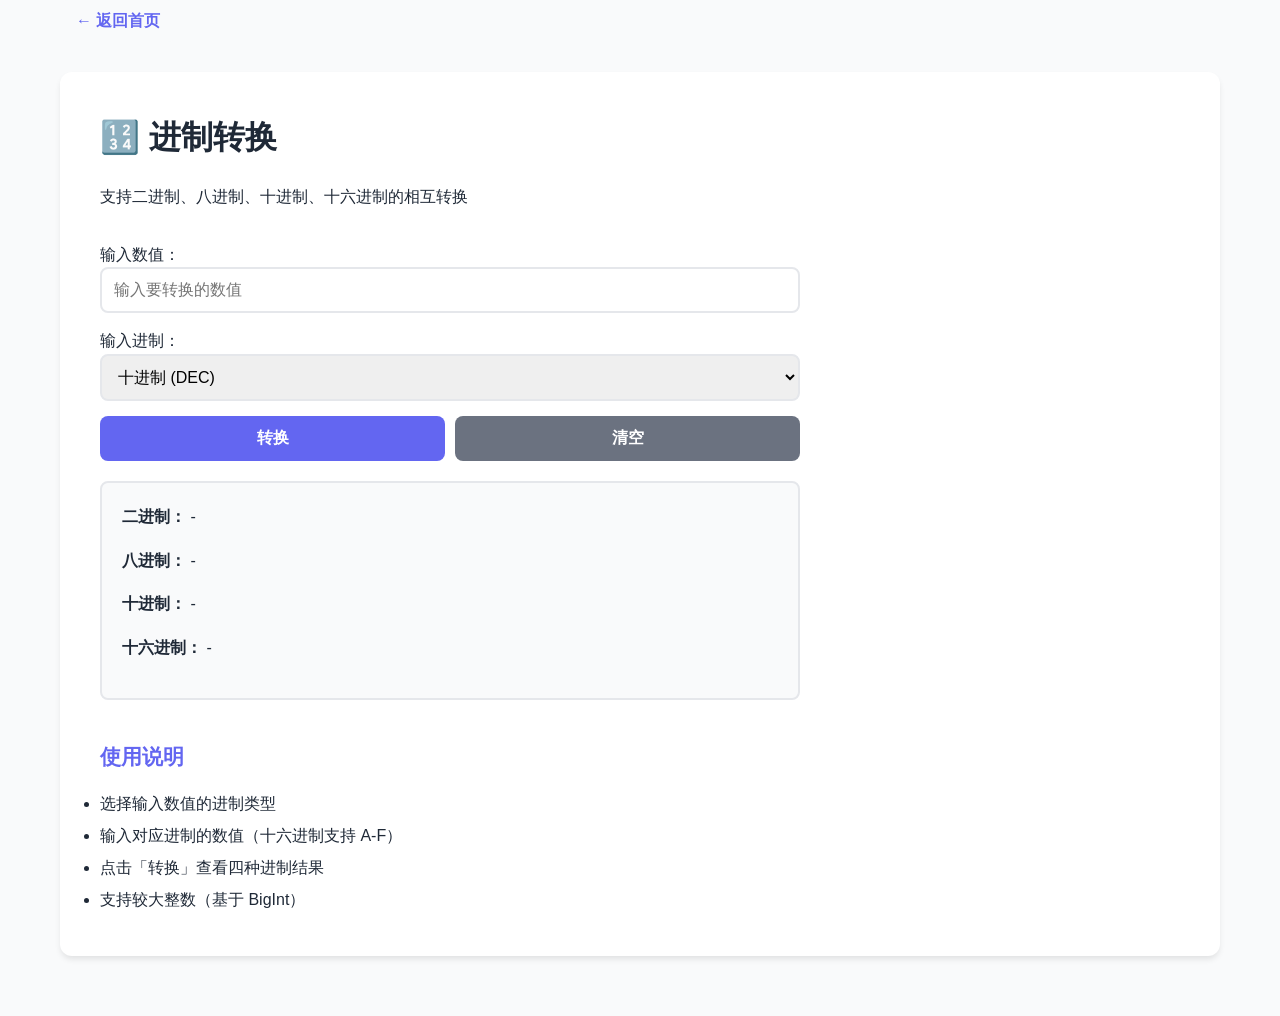
<file: tools/converter/bin-converter.html>
<!DOCTYPE html>
<html lang="zh-CN">
<head>
    <meta charset="UTF-8">
    <meta name="viewport" content="width=device-width, initial-scale=1.0">
    <title>进制转换 - Web Tools</title>
    <link rel="stylesheet" href="../../css/style.css">
</head>
<body>
    <div class="container">
        <a href="../../index.html" class="back-link">← 返回首页</a>

        <div class="tool-content">
            <h1>🔢 进制转换</h1>
            <p>支持二进制、八进制、十进制、十六进制的相互转换</p>

            <div style="margin-top: 30px; max-width: 700px;">
                <label for="inputValue">输入数值：</label>
                <input type="text" id="inputValue" placeholder="输入要转换的数值">

                <label for="fromBase">输入进制：</label>
                <select id="fromBase">
                    <option value="2">二进制 (BIN)</option>
                    <option value="8">八进制 (OCT)</option>
                    <option value="10" selected>十进制 (DEC)</option>
                    <option value="16">十六进制 (HEX)</option>
                </select>

                <div style="display: flex; gap: 10px;">
                    <button onclick="convert()" style="flex: 1;">转换</button>
                    <button onclick="clearAll()" style="flex: 1; background-color: #6b7280;">清空</button>
                </div>

                <div class="result-box">
                    <p><strong>二进制：</strong> <span id="binResult">-</span></p>
                    <p><strong>八进制：</strong> <span id="octResult">-</span></p>
                    <p><strong>十进制：</strong> <span id="decResult">-</span></p>
                    <p><strong>十六进制：</strong> <span id="hexResult">-</span></p>
                </div>
            </div>

            <div style="margin-top: 40px;">
                <h2>使用说明</h2>
                <ul style="line-height: 2;">
                    <li>选择输入数值的进制类型</li>
                    <li>输入对应进制的数值（十六进制支持 A-F）</li>
                    <li>点击「转换」查看四种进制结果</li>
                    <li>支持较大整数（基于 BigInt）</li>
                </ul>
            </div>
        </div>
    </div>

    <script>
        function convert() {
            const raw = document.getElementById('inputValue').value.trim();
            const fromBase = parseInt(document.getElementById('fromBase').value, 10);

            if (!raw) {
                alert('请输入要转换的数值');
                return;
            }

            try {
                const cleaned = fromBase === 16 ? raw.replace(/^0x/i, '') : raw.replace(/\s+/g, '');
                const value = parseIntSafe(cleaned, fromBase);

                document.getElementById('binResult').textContent = value.toString(2);
                document.getElementById('octResult').textContent = value.toString(8);
                document.getElementById('decResult').textContent = value.toString(10);
                document.getElementById('hexResult').textContent = value.toString(16).toUpperCase();
            } catch (e) {
                alert('输入无效，请检查数值与进制是否匹配');
            }
        }

        function parseIntSafe(str, base) {
            if (!/^[0-9a-fA-F]+$/.test(str) && base === 16) {
                throw new Error('invalid hex');
            }
            if (base === 2 && !/^[01]+$/.test(str)) throw new Error('invalid bin');
            if (base === 8 && !/^[0-7]+$/.test(str)) throw new Error('invalid oct');
            if (base === 10 && !/^-?\d+$/.test(str)) throw new Error('invalid dec');

            // BigInt 构造：十进制直接用；其他进制用 0b/0o/0x 前缀
            if (base === 10) return BigInt(str);
            if (base === 2) return BigInt('0b' + str);
            if (base === 8) return BigInt('0o' + str);
            return BigInt('0x' + str);
        }

        function clearAll() {
            document.getElementById('inputValue').value = '';
            document.getElementById('binResult').textContent = '-';
            document.getElementById('octResult').textContent = '-';
            document.getElementById('decResult').textContent = '-';
            document.getElementById('hexResult').textContent = '-';
        }

        document.getElementById('inputValue').addEventListener('keypress', (e) => {
            if (e.key === 'Enter') convert();
        });
    </script>
</body>
</html>
</file>
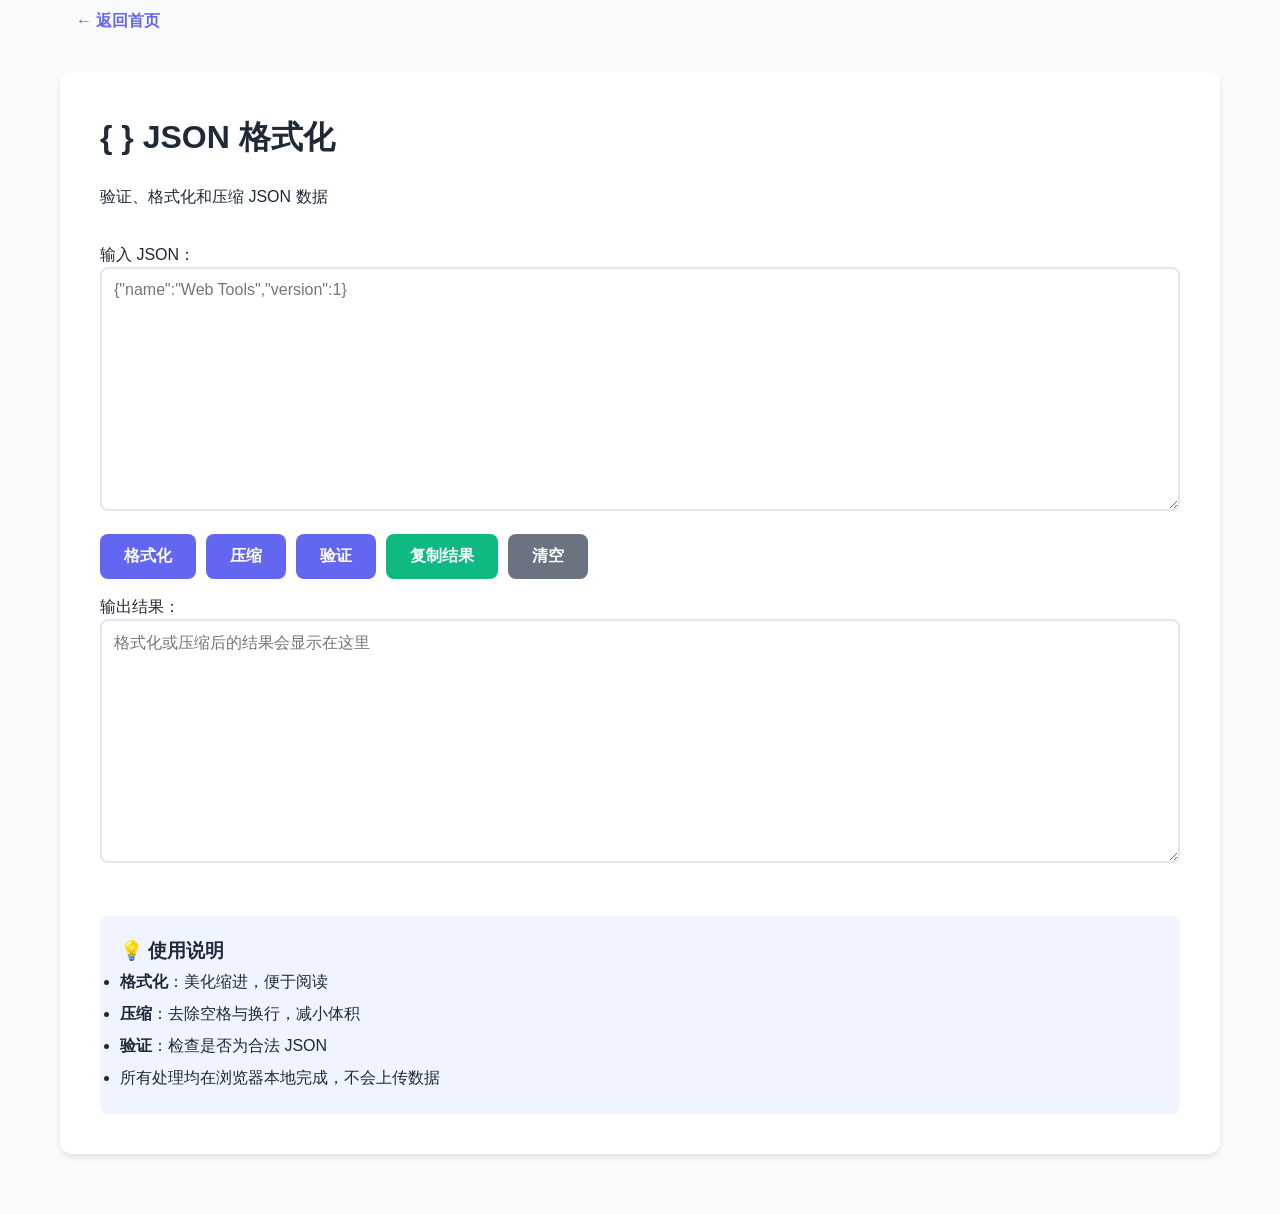
<file: tools/converter/json-converter.html>
<!DOCTYPE html>
<html lang="zh-CN">
<head>
    <meta charset="UTF-8">
    <meta name="viewport" content="width=device-width, initial-scale=1.0">
    <title>JSON 格式化 - Web Tools</title>
    <link rel="stylesheet" href="../../css/style.css">
</head>
<body>
    <div class="container">
        <a href="../../index.html" class="back-link">← 返回首页</a>

        <div class="tool-content">
            <h1>{ } JSON 格式化</h1>
            <p>验证、格式化和压缩 JSON 数据</p>

            <div style="margin-top: 30px;">
                <label for="jsonInput">输入 JSON：</label>
                <textarea id="jsonInput" rows="12" placeholder='{"name":"Web Tools","version":1}'></textarea>

                <div style="display: flex; flex-wrap: wrap; gap: 10px; margin-bottom: 15px;">
                    <button onclick="formatJson()">格式化</button>
                    <button onclick="minifyJson()">压缩</button>
                    <button onclick="validateJson()">验证</button>
                    <button onclick="copyResult()" style="background-color: #10b981;">复制结果</button>
                    <button onclick="clearAll()" style="background-color: #6b7280;">清空</button>
                </div>

                <div id="statusBox" class="result-box" style="display: none; margin-top: 0;"></div>

                <label for="jsonOutput">输出结果：</label>
                <textarea id="jsonOutput" rows="12" readonly placeholder="格式化或压缩后的结果会显示在这里"></textarea>
            </div>

            <div style="margin-top: 30px; padding: 20px; background-color: #f0f4ff; border-radius: 8px;">
                <h3>💡 使用说明</h3>
                <ul style="line-height: 2;">
                    <li><strong>格式化</strong>：美化缩进，便于阅读</li>
                    <li><strong>压缩</strong>：去除空格与换行，减小体积</li>
                    <li><strong>验证</strong>：检查是否为合法 JSON</li>
                    <li>所有处理均在浏览器本地完成，不会上传数据</li>
                </ul>
            </div>
        </div>
    </div>

    <script>
        function showStatus(message, ok) {
            const box = document.getElementById('statusBox');
            box.style.display = 'block';
            box.style.borderColor = ok ? '#10b981' : '#ef4444';
            box.style.color = ok ? '#047857' : '#b91c1c';
            box.textContent = message;
        }

        function parseInput() {
            const text = document.getElementById('jsonInput').value.trim();
            if (!text) {
                throw new Error('请先输入 JSON 内容');
            }
            return JSON.parse(text);
        }

        function formatJson() {
            try {
                const obj = parseInput();
                document.getElementById('jsonOutput').value = JSON.stringify(obj, null, 2);
                showStatus('✅ JSON 格式化成功', true);
            } catch (e) {
                showStatus('❌ ' + e.message, false);
            }
        }

        function minifyJson() {
            try {
                const obj = parseInput();
                document.getElementById('jsonOutput').value = JSON.stringify(obj);
                showStatus('✅ JSON 压缩成功', true);
            } catch (e) {
                showStatus('❌ ' + e.message, false);
            }
        }

        function validateJson() {
            try {
                parseInput();
                showStatus('✅ 合法的 JSON', true);
            } catch (e) {
                showStatus('❌ 非法 JSON：' + e.message, false);
            }
        }

        function copyResult() {
            const output = document.getElementById('jsonOutput').value;
            if (!output) {
                alert('没有可复制的内容');
                return;
            }
            navigator.clipboard.writeText(output).then(() => {
                showStatus('✅ 已复制到剪贴板', true);
            }).catch(() => {
                const textarea = document.createElement('textarea');
                textarea.value = output;
                document.body.appendChild(textarea);
                textarea.select();
                document.execCommand('copy');
                document.body.removeChild(textarea);
                showStatus('✅ 已复制到剪贴板', true);
            });
        }

        function clearAll() {
            document.getElementById('jsonInput').value = '';
            document.getElementById('jsonOutput').value = '';
            document.getElementById('statusBox').style.display = 'none';
        }
    </script>
</body>
</html>
</file>
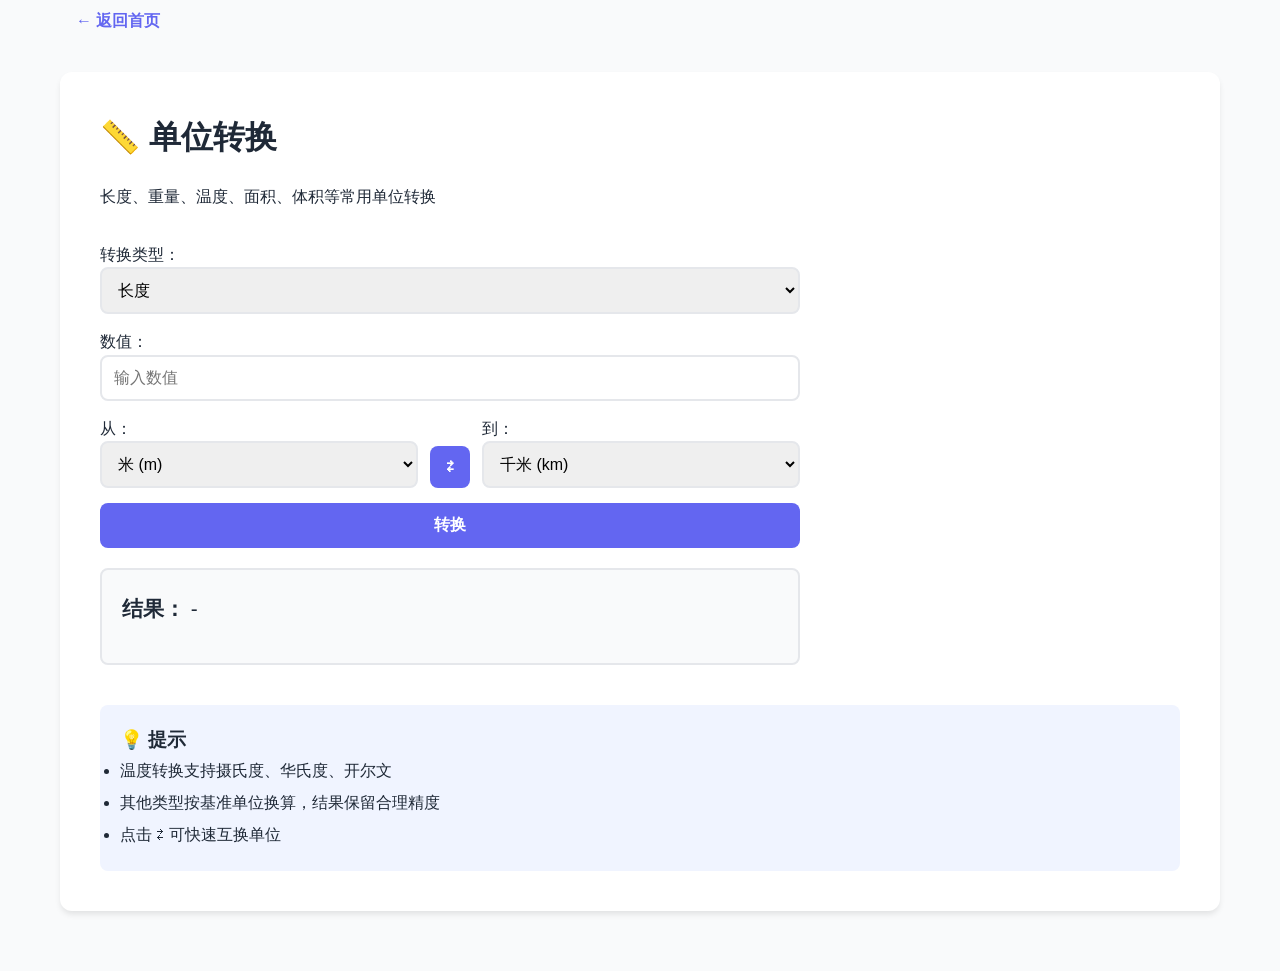
<file: tools/converter/unit-converter.html>
<!DOCTYPE html>
<html lang="zh-CN">
<head>
    <meta charset="UTF-8">
    <meta name="viewport" content="width=device-width, initial-scale=1.0">
    <title>单位转换 - Web Tools</title>
    <link rel="stylesheet" href="../../css/style.css">
</head>
<body>
    <div class="container">
        <a href="../../index.html" class="back-link">← 返回首页</a>

        <div class="tool-content">
            <h1>📏 单位转换</h1>
            <p>长度、重量、温度、面积、体积等常用单位转换</p>

            <div style="margin-top: 30px; max-width: 700px;">
                <label for="category">转换类型：</label>
                <select id="category" onchange="updateUnits()">
                    <option value="length">长度</option>
                    <option value="weight">重量</option>
                    <option value="temperature">温度</option>
                    <option value="area">面积</option>
                    <option value="volume">体积</option>
                </select>

                <label for="inputValue">数值：</label>
                <input type="number" id="inputValue" placeholder="输入数值" step="any">

                <div style="display: grid; grid-template-columns: 1fr auto 1fr; gap: 12px; align-items: end;">
                    <div>
                        <label for="fromUnit">从：</label>
                        <select id="fromUnit"></select>
                    </div>
                    <button type="button" onclick="swapUnits()" style="margin-bottom: 15px; padding: 12px 16px;">⇄</button>
                    <div>
                        <label for="toUnit">到：</label>
                        <select id="toUnit"></select>
                    </div>
                </div>

                <button onclick="convert()" style="width: 100%;">转换</button>

                <div class="result-box">
                    <p style="font-size: 1.3rem;"><strong>结果：</strong> <span id="result">-</span></p>
                </div>
            </div>

            <div style="margin-top: 40px; padding: 20px; background-color: #f0f4ff; border-radius: 8px;">
                <h3>💡 提示</h3>
                <ul style="line-height: 2;">
                    <li>温度转换支持摄氏度、华氏度、开尔文</li>
                    <li>其他类型按基准单位换算，结果保留合理精度</li>
                    <li>点击 ⇄ 可快速互换单位</li>
                </ul>
            </div>
        </div>
    </div>

    <script>
        const UNITS = {
            length: {
                m: { name: '米 (m)', factor: 1 },
                km: { name: '千米 (km)', factor: 1000 },
                cm: { name: '厘米 (cm)', factor: 0.01 },
                mm: { name: '毫米 (mm)', factor: 0.001 },
                mi: { name: '英里 (mi)', factor: 1609.344 },
                yd: { name: '码 (yd)', factor: 0.9144 },
                ft: { name: '英尺 (ft)', factor: 0.3048 },
                in: { name: '英寸 (in)', factor: 0.0254 }
            },
            weight: {
                kg: { name: '千克 (kg)', factor: 1 },
                g: { name: '克 (g)', factor: 0.001 },
                mg: { name: '毫克 (mg)', factor: 0.000001 },
                t: { name: '吨 (t)', factor: 1000 },
                lb: { name: '磅 (lb)', factor: 0.45359237 },
                oz: { name: '盎司 (oz)', factor: 0.028349523125 }
            },
            temperature: {
                C: { name: '摄氏度 (°C)' },
                F: { name: '华氏度 (°F)' },
                K: { name: '开尔文 (K)' }
            },
            area: {
                m2: { name: '平方米 (m²)', factor: 1 },
                km2: { name: '平方千米 (km²)', factor: 1e6 },
                cm2: { name: '平方厘米 (cm²)', factor: 0.0001 },
                ha: { name: '公顷 (ha)', factor: 10000 },
                acre: { name: '英亩 (acre)', factor: 4046.8564224 },
                ft2: { name: '平方英尺 (ft²)', factor: 0.09290304 }
            },
            volume: {
                L: { name: '升 (L)', factor: 1 },
                mL: { name: '毫升 (mL)', factor: 0.001 },
                m3: { name: '立方米 (m³)', factor: 1000 },
                gal: { name: '美制加仑 (gal)', factor: 3.785411784 },
                qt: { name: '夸脱 (qt)', factor: 0.946352946 },
                cup: { name: '杯 (cup)', factor: 0.2365882365 }
            }
        };

        function updateUnits() {
            const category = document.getElementById('category').value;
            const fromUnit = document.getElementById('fromUnit');
            const toUnit = document.getElementById('toUnit');
            const keys = Object.keys(UNITS[category]);

            fromUnit.innerHTML = keys.map(k => `<option value="${k}">${UNITS[category][k].name}</option>`).join('');
            toUnit.innerHTML = keys.map(k => `<option value="${k}">${UNITS[category][k].name}</option>`).join('');

            if (keys.length > 1) {
                toUnit.value = keys[1];
            }
        }

        function swapUnits() {
            const fromUnit = document.getElementById('fromUnit');
            const toUnit = document.getElementById('toUnit');
            const temp = fromUnit.value;
            fromUnit.value = toUnit.value;
            toUnit.value = temp;
            convert();
        }

        function convertTemperature(value, from, to) {
            let celsius;
            if (from === 'C') celsius = value;
            else if (from === 'F') celsius = (value - 32) * 5 / 9;
            else celsius = value - 273.15;

            if (to === 'C') return celsius;
            if (to === 'F') return celsius * 9 / 5 + 32;
            return celsius + 273.15;
        }

        function convert() {
            const category = document.getElementById('category').value;
            const value = parseFloat(document.getElementById('inputValue').value);
            const from = document.getElementById('fromUnit').value;
            const to = document.getElementById('toUnit').value;

            if (isNaN(value)) {
                alert('请输入有效数值');
                return;
            }

            let result;
            if (category === 'temperature') {
                result = convertTemperature(value, from, to);
            } else {
                const base = value * UNITS[category][from].factor;
                result = base / UNITS[category][to].factor;
            }

            const formatted = Number.isInteger(result) ? result.toString() : Number(result.toPrecision(10)).toString();
            document.getElementById('result').textContent =
                `${value} ${UNITS[category][from].name} = ${formatted} ${UNITS[category][to].name}`;
        }

        document.getElementById('inputValue').addEventListener('keypress', (e) => {
            if (e.key === 'Enter') convert();
        });

        updateUnits();
    </script>
</body>
</html>
</file>
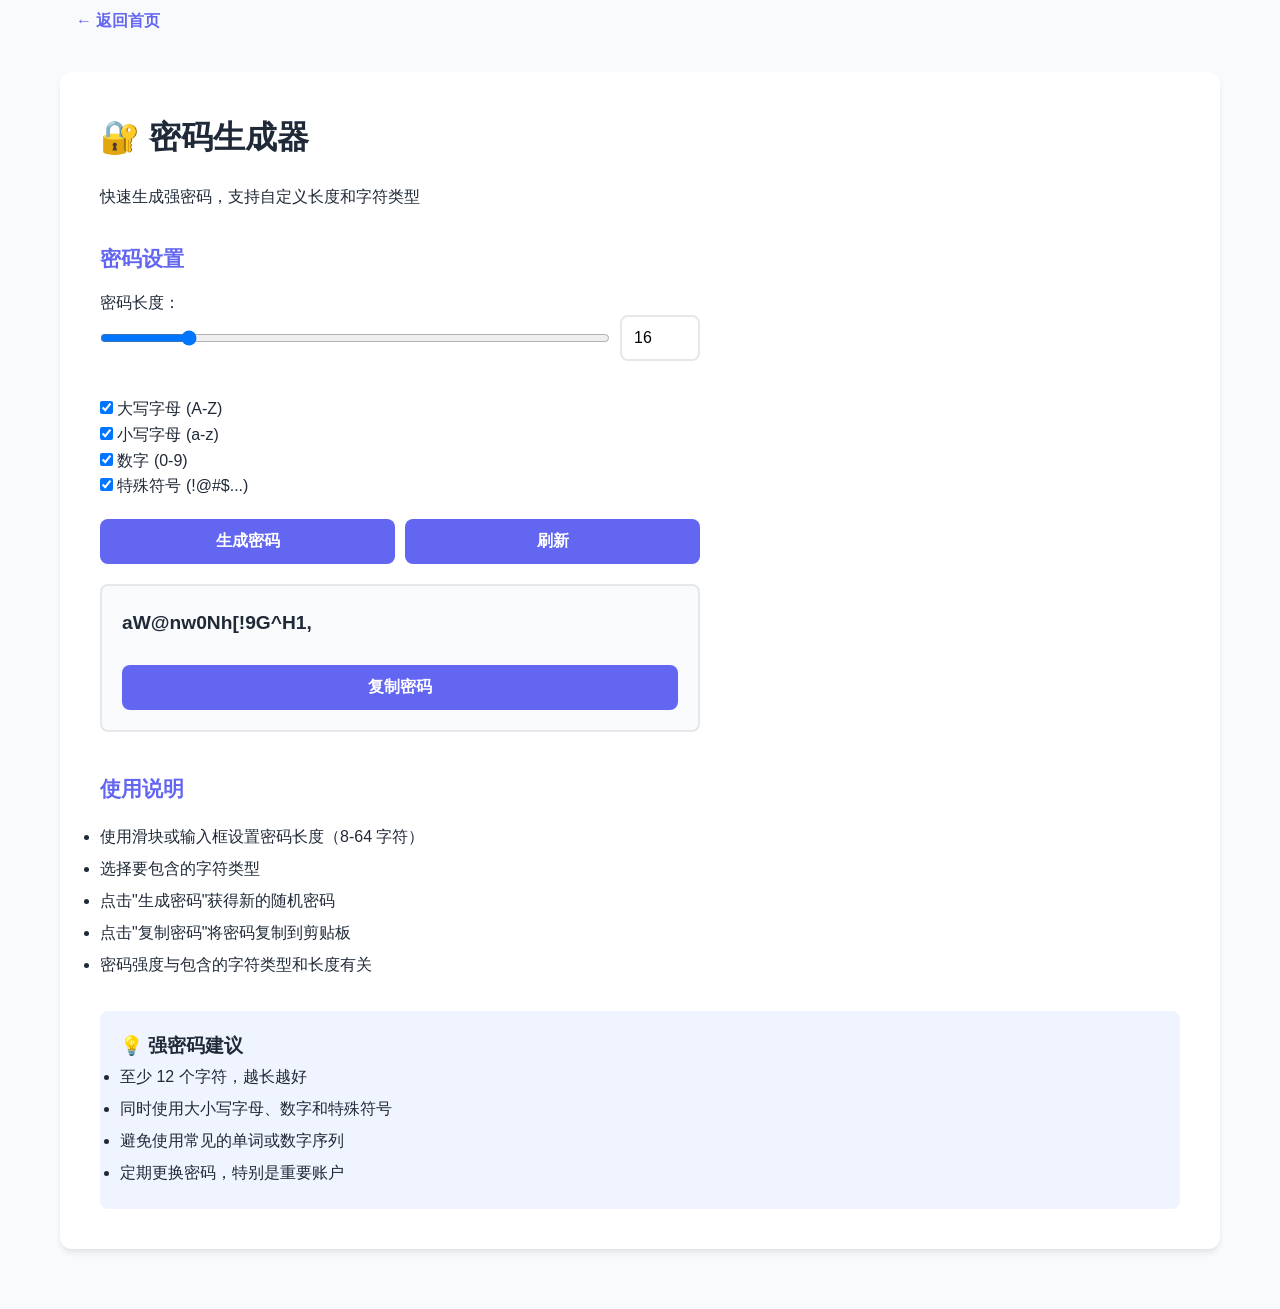
<file: tools/generator/password-generator.html>
<!DOCTYPE html>
<html lang="zh-CN">
<head>
    <meta charset="UTF-8">
    <meta name="viewport" content="width=device-width, initial-scale=1.0">
    <title>密码生成器 - Web Tools</title>
    <link rel="stylesheet" href="../../css/style.css">
</head>
<body>
    <div class="container">
        <a href="../../index.html" class="back-link">← 返回首页</a>

        <div class="tool-content">
            <h1>🔐 密码生成器</h1>
            <p>快速生成强密码，支持自定义长度和字符类型</p>

            <div style="margin-top: 30px; max-width: 600px;">
                <h2>密码设置</h2>

                <label for="passwordLength">密码长度：</label>
                <div style="display: flex; gap: 10px; margin-bottom: 20px;">
                    <input type="range" id="passwordLength" min="8" max="64" value="16" style="flex: 1;">
                    <input type="number" id="passwordLengthValue" min="8" max="64" value="16" style="width: 80px;">
                </div>

                <div style="margin-bottom: 20px;">
                    <label>
                        <input type="checkbox" id="uppercase" checked> 大写字母 (A-Z)
                    </label>
                    <br>
                    <label>
                        <input type="checkbox" id="lowercase" checked> 小写字母 (a-z)
                    </label>
                    <br>
                    <label>
                        <input type="checkbox" id="numbers" checked> 数字 (0-9)
                    </label>
                    <br>
                    <label>
                        <input type="checkbox" id="symbols" checked> 特殊符号 (!@#$...)
                    </label>
                </div>

                <div style="display: flex; gap: 10px;">
                    <button onclick="generatePassword()" style="flex: 1;">生成密码</button>
                    <button onclick="regeneratePassword()" style="flex: 1;">刷新</button>
                </div>

                <div class="result-box" style="margin-top: 20px;">
                    <p style="font-size: 1.2rem; font-weight: bold; word-break: break-all;" id="generatedPassword">点击生成获得密码</p>
                    <button onclick="copyPassword()" style="width: 100%; margin-top: 10px;">复制密码</button>
                </div>
            </div>

            <div style="margin-top: 40px;">
                <h2>使用说明</h2>
                <ul style="line-height: 2;">
                    <li>使用滑块或输入框设置密码长度（8-64 字符）</li>
                    <li>选择要包含的字符类型</li>
                    <li>点击"生成密码"获得新的随机密码</li>
                    <li>点击"复制密码"将密码复制到剪贴板</li>
                    <li>密码强度与包含的字符类型和长度有关</li>
                </ul>
            </div>

            <div style="margin-top: 30px; padding: 20px; background-color: #f0f4ff; border-radius: 8px;">
                <h3>💡 强密码建议</h3>
                <ul style="line-height: 2;">
                    <li>至少 12 个字符，越长越好</li>
                    <li>同时使用大小写字母、数字和特殊符号</li>
                    <li>避免使用常见的单词或数字序列</li>
                    <li>定期更换密码，特别是重要账户</li>
                </ul>
            </div>
        </div>
    </div>

    <script>
        const PASSWORD_CHARS = {
            uppercase: 'ABCDEFGHIJKLMNOPQRSTUVWXYZ',
            lowercase: 'abcdefghijklmnopqrstuvwxyz',
            numbers: '0123456789',
            symbols: '!@#$%^&*()_+-=[]{}|;:,.<>?'
        };

        // 绑定长度同步
        document.getElementById('passwordLength').addEventListener('input', (e) => {
            document.getElementById('passwordLengthValue').value = e.target.value;
        });

        document.getElementById('passwordLengthValue').addEventListener('input', (e) => {
            document.getElementById('passwordLength').value = e.target.value;
        });

        function generatePassword() {
            const length = parseInt(document.getElementById('passwordLength').value);
            const useUppercase = document.getElementById('uppercase').checked;
            const useLowercase = document.getElementById('lowercase').checked;
            const useNumbers = document.getElementById('numbers').checked;
            const useSymbols = document.getElementById('symbols').checked;

            if (!useUppercase && !useLowercase && !useNumbers && !useSymbols) {
                alert('请至少选择一种字符类型');
                return;
            }

            let chars = '';
            if (useUppercase) chars += PASSWORD_CHARS.uppercase;
            if (useLowercase) chars += PASSWORD_CHARS.lowercase;
            if (useNumbers) chars += PASSWORD_CHARS.numbers;
            if (useSymbols) chars += PASSWORD_CHARS.symbols;

            let password = '';
            for (let i = 0; i < length; i++) {
                password += chars.charAt(Math.floor(Math.random() * chars.length));
            }

            document.getElementById('generatedPassword').textContent = password;
        }

        function regeneratePassword() {
            generatePassword();
        }

        function copyPassword() {
            const password = document.getElementById('generatedPassword').textContent;
            
            if (password === '点击生成获得密码') {
                alert('请先生成密码');
                return;
            }

            navigator.clipboard.writeText(password).then(() => {
                alert('密码已复制到剪贴板');
            }).catch(() => {
                // 降级方案
                const textarea = document.createElement('textarea');
                textarea.value = password;
                document.body.appendChild(textarea);
                textarea.select();
                document.execCommand('copy');
                document.body.removeChild(textarea);
                alert('密码已复制到剪贴板');
            });
        }

        // 页面加载时生成一个默认密码
        window.addEventListener('load', () => {
            generatePassword();
        });
    </script>
</body>
</html>
</file>
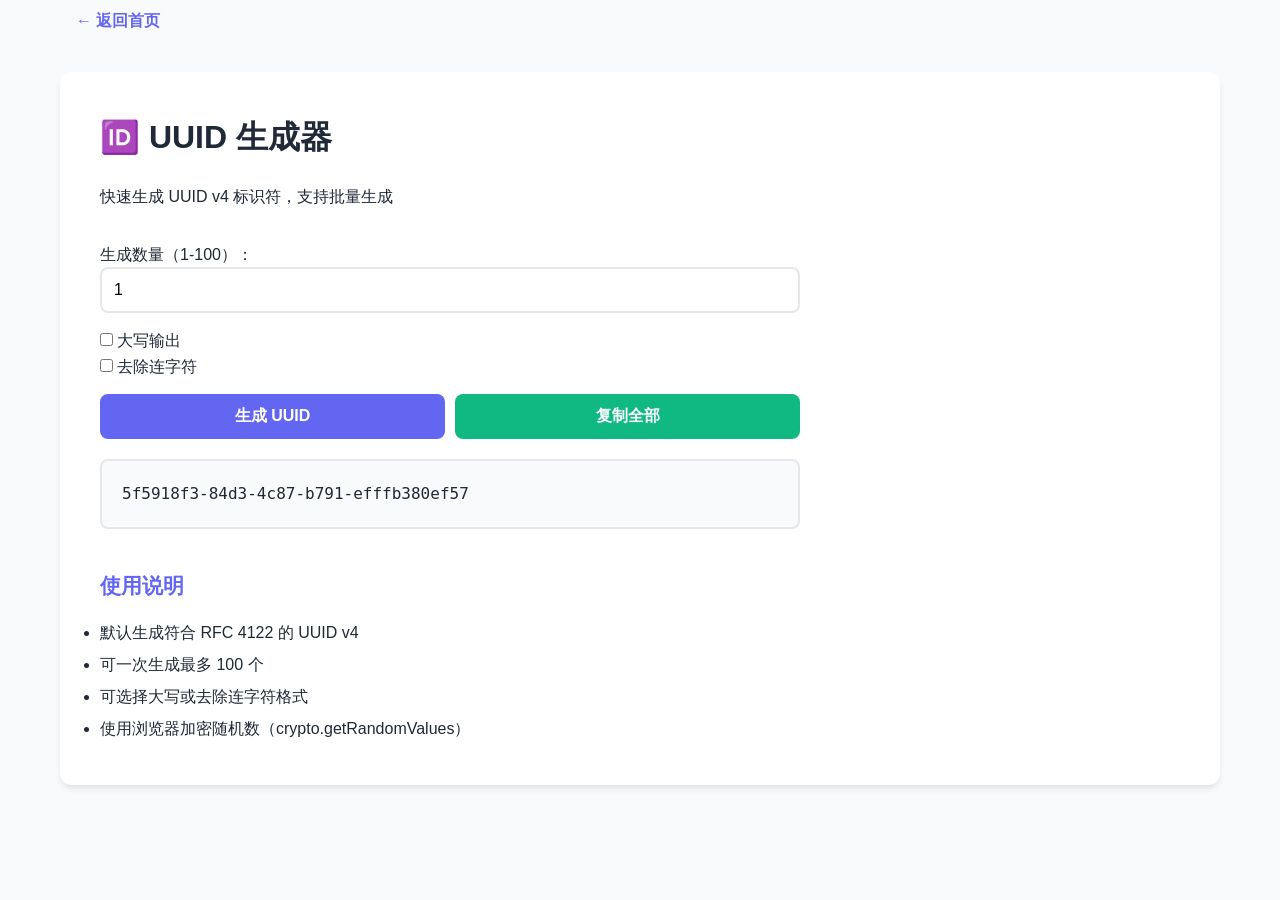
<file: tools/generator/uuid-generator.html>
<!DOCTYPE html>
<html lang="zh-CN">
<head>
    <meta charset="UTF-8">
    <meta name="viewport" content="width=device-width, initial-scale=1.0">
    <title>UUID 生成器 - Web Tools</title>
    <link rel="stylesheet" href="../../css/style.css">
</head>
<body>
    <div class="container">
        <a href="../../index.html" class="back-link">← 返回首页</a>

        <div class="tool-content">
            <h1>🆔 UUID 生成器</h1>
            <p>快速生成 UUID v4 标识符，支持批量生成</p>

            <div style="margin-top: 30px; max-width: 700px;">
                <label for="count">生成数量（1-100）：</label>
                <input type="number" id="count" min="1" max="100" value="1">

                <label>
                    <input type="checkbox" id="uppercase"> 大写输出
                </label>
                <br>
                <label>
                    <input type="checkbox" id="noHyphen"> 去除连字符
                </label>

                <div style="display: flex; gap: 10px; margin-top: 15px;">
                    <button onclick="generate()" style="flex: 1;">生成 UUID</button>
                    <button onclick="copyAll()" style="flex: 1; background-color: #10b981;">复制全部</button>
                </div>

                <div class="result-box">
                    <pre id="result" style="margin: 0; white-space: pre-wrap; word-break: break-all; font-family: ui-monospace, SFMono-Regular, Menlo, Monaco, Consolas, monospace;">点击生成获得 UUID</pre>
                </div>
            </div>

            <div style="margin-top: 40px;">
                <h2>使用说明</h2>
                <ul style="line-height: 2;">
                    <li>默认生成符合 RFC 4122 的 UUID v4</li>
                    <li>可一次生成最多 100 个</li>
                    <li>可选择大写或去除连字符格式</li>
                    <li>使用浏览器加密随机数（crypto.getRandomValues）</li>
                </ul>
            </div>
        </div>
    </div>

    <script>
        function createUuidV4() {
            if (window.crypto && crypto.randomUUID) {
                return crypto.randomUUID();
            }

            const bytes = new Uint8Array(16);
            crypto.getRandomValues(bytes);
            bytes[6] = (bytes[6] & 0x0f) | 0x40;
            bytes[8] = (bytes[8] & 0x3f) | 0x80;

            const hex = [...bytes].map(b => b.toString(16).padStart(2, '0')).join('');
            return `${hex.slice(0, 8)}-${hex.slice(8, 12)}-${hex.slice(12, 16)}-${hex.slice(16, 20)}-${hex.slice(20)}`;
        }

        function generate() {
            let count = parseInt(document.getElementById('count').value, 10);
            if (isNaN(count) || count < 1) count = 1;
            if (count > 100) count = 100;
            document.getElementById('count').value = count;

            const uppercase = document.getElementById('uppercase').checked;
            const noHyphen = document.getElementById('noHyphen').checked;

            const list = [];
            for (let i = 0; i < count; i++) {
                let id = createUuidV4();
                if (noHyphen) id = id.replace(/-/g, '');
                if (uppercase) id = id.toUpperCase();
                list.push(id);
            }

            document.getElementById('result').textContent = list.join('\n');
        }

        function copyAll() {
            const text = document.getElementById('result').textContent;
            if (!text || text === '点击生成获得 UUID') {
                alert('请先生成 UUID');
                return;
            }

            navigator.clipboard.writeText(text).then(() => {
                alert('已复制到剪贴板');
            }).catch(() => {
                const textarea = document.createElement('textarea');
                textarea.value = text;
                document.body.appendChild(textarea);
                textarea.select();
                document.execCommand('copy');
                document.body.removeChild(textarea);
                alert('已复制到剪贴板');
            });
        }

        window.addEventListener('load', generate);
    </script>
</body>
</html>
</file>
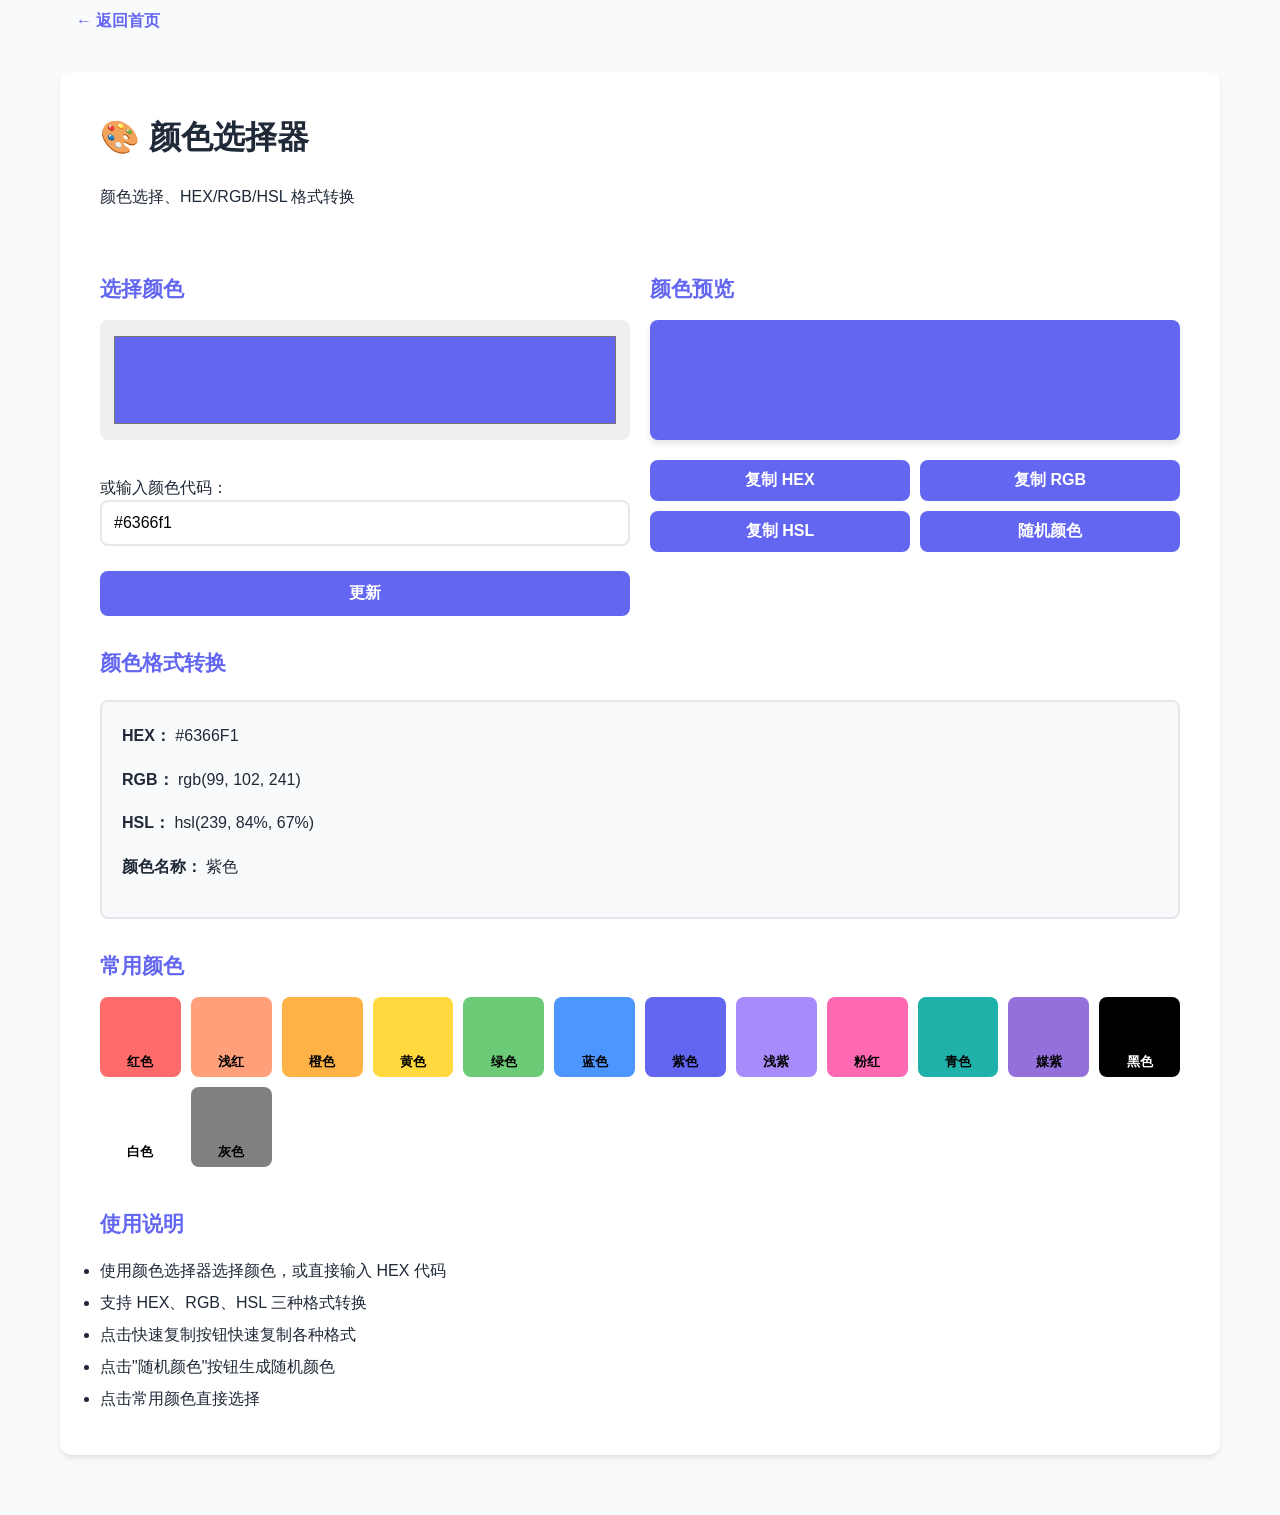
<file: tools/utility/color-picker.html>
<!DOCTYPE html>
<html lang="zh-CN">
<head>
    <meta charset="UTF-8">
    <meta name="viewport" content="width=device-width, initial-scale=1.0">
    <title>颜色选择器 - Web Tools</title>
    <link rel="stylesheet" href="../../css/style.css">
</head>
<body>
    <div class="container">
        <a href="../../index.html" class="back-link">← 返回首页</a>

        <div class="tool-content">
            <h1>🎨 颜色选择器</h1>
            <p>颜色选择、HEX/RGB/HSL 格式转换</p>

            <div style="display: grid; grid-template-columns: 1fr 1fr; gap: 20px; margin-top: 30px;">
                <!-- 颜色选择区 -->
                <div>
                    <h2>选择颜色</h2>
                    <input type="color" id="colorPicker" value="#6366f1" style="width: 100%; height: 120px; border: none; border-radius: 8px; cursor: pointer;">
                    
                    <div style="margin-top: 20px;">
                        <label>或输入颜色代码：</label>
                        <input type="text" id="colorInput" placeholder="#6366f1" value="#6366f1" style="width: 100%; padding: 12px; border: 2px solid #e5e7eb; border-radius: 8px;">
                        <button onclick="updateFromInput()" style="width: 100%; margin-top: 10px;">更新</button>
                    </div>
                </div>

                <!-- 颜色展示区 -->
                <div>
                    <h2>颜色预览</h2>
                    <div id="colorPreview" style="width: 100%; height: 120px; background-color: #6366f1; border-radius: 8px; margin-bottom: 20px; box-shadow: 0 4px 6px rgba(0,0,0,0.1);"></div>
                    
                    <div style="display: grid; grid-template-columns: 1fr 1fr; gap: 10px;">
                        <button onclick="copyColor('hex')" style="padding: 10px;">复制 HEX</button>
                        <button onclick="copyColor('rgb')" style="padding: 10px;">复制 RGB</button>
                        <button onclick="copyColor('hsl')" style="padding: 10px;">复制 HSL</button>
                        <button onclick="randomColor()" style="padding: 10px;">随机颜色</button>
                    </div>
                </div>
            </div>

            <div style="margin-top: 30px;">
                <h2>颜色格式转换</h2>
                <div class="result-box">
                    <p><strong>HEX：</strong> <span id="hexValue">#6366f1</span></p>
                    <p><strong>RGB：</strong> <span id="rgbValue">rgb(99, 102, 241)</span></p>
                    <p><strong>HSL：</strong> <span id="hslValue">hsl(237, 89%, 67%)</span></p>
                    <p><strong>颜色名称：</strong> <span id="colorName">紫色</span></p>
                </div>
            </div>

            <div style="margin-top: 30px;">
                <h2>常用颜色</h2>
                <div style="display: grid; grid-template-columns: repeat(auto-fill, minmax(80px, 1fr)); gap: 10px; margin-top: 15px;" id="colorPalette">
                    <!-- 色板将通过 JavaScript 生成 -->
                </div>
            </div>

            <div style="margin-top: 40px;">
                <h2>使用说明</h2>
                <ul style="line-height: 2;">
                    <li>使用颜色选择器选择颜色，或直接输入 HEX 代码</li>
                    <li>支持 HEX、RGB、HSL 三种格式转换</li>
                    <li>点击快速复制按钮快速复制各种格式</li>
                    <li>点击"随机颜色"按钮生成随机颜色</li>
                    <li>点击常用颜色直接选择</li>
                </ul>
            </div>
        </div>
    </div>

    <script>
        const colorPicker = document.getElementById('colorPicker');
        const colorInput = document.getElementById('colorInput');
        const colorPreview = document.getElementById('colorPreview');

        // 常用颜色
        const commonColors = [
            { hex: '#FF6B6B', name: '红色' },
            { hex: '#FFA07A', name: '浅红' },
            { hex: '#FFB347', name: '橙色' },
            { hex: '#FFD93D', name: '黄色' },
            { hex: '#6BCB77', name: '绿色' },
            { hex: '#4D96FF', name: '蓝色' },
            { hex: '#6366F1', name: '紫色' },
            { hex: '#A78BFA', name: '浅紫' },
            { hex: '#FF69B4', name: '粉红' },
            { hex: '#20B2AA', name: '青色' },
            { hex: '#9370DB', name: '媒紫' },
            { hex: '#000000', name: '黑色' },
            { hex: '#FFFFFF', name: '白色' },
            { hex: '#808080', name: '灰色' },
        ];

        // 初始化
        function init() {
            updateColorDisplay('#6366f1');
            generateColorPalette();
            
            colorPicker.addEventListener('change', (e) => {
                updateColorDisplay(e.target.value);
            });

            colorPicker.addEventListener('input', (e) => {
                updateColorDisplay(e.target.value);
            });
        }

        function updateColorDisplay(hex) {
            colorPicker.value = hex;
            colorInput.value = hex;
            colorPreview.style.backgroundColor = hex;

            const rgb = hexToRgb(hex);
            const hsl = rgbToHsl(rgb.r, rgb.g, rgb.b);

            document.getElementById('hexValue').textContent = hex.toUpperCase();
            document.getElementById('rgbValue').textContent = `rgb(${rgb.r}, ${rgb.g}, ${rgb.b})`;
            document.getElementById('hslValue').textContent = `hsl(${Math.round(hsl.h)}, ${Math.round(hsl.s)}%, ${Math.round(hsl.l)}%)`;
            
            const colorName = getColorName(hex);
            document.getElementById('colorName').textContent = colorName;
        }

        function updateFromInput() {
            let hex = colorInput.value.trim();
            if (!hex.startsWith('#')) {
                hex = '#' + hex;
            }
            
            if (/^#[0-9A-F]{6}$/i.test(hex)) {
                updateColorDisplay(hex);
            } else {
                alert('请输入有效的 HEX 颜色代码（如 #6366f1）');
            }
        }

        function hexToRgb(hex) {
            const result = /^#?([a-f\d]{2})([a-f\d]{2})([a-f\d]{2})$/i.exec(hex);
            return result ? {
                r: parseInt(result[1], 16),
                g: parseInt(result[2], 16),
                b: parseInt(result[3], 16)
            } : null;
        }

        function rgbToHsl(r, g, b) {
            r /= 255;
            g /= 255;
            b /= 255;

            const max = Math.max(r, g, b);
            const min = Math.min(r, g, b);
            let h, s, l = (max + min) / 2;

            if (max === min) {
                h = s = 0;
            } else {
                const d = max - min;
                s = l > 0.5 ? d / (2 - max - min) : d / (max + min);

                switch (max) {
                    case r: h = ((g - b) / d + (g < b ? 6 : 0)) / 6; break;
                    case g: h = ((b - r) / d + 2) / 6; break;
                    case b: h = ((r - g) / d + 4) / 6; break;
                }
            }

            return {
                h: h * 360,
                s: s * 100,
                l: l * 100
            };
        }

        function getColorName(hex) {
            const upper = hex.toUpperCase();
            const color = commonColors.find(c => c.hex === upper);
            return color ? color.name : '自定义颜色';
        }

        function copyColor(format) {
            const hex = document.getElementById('hexValue').textContent;
            const rgb = document.getElementById('rgbValue').textContent;
            const hsl = document.getElementById('hslValue').textContent;

            let text = '';
            if (format === 'hex') text = hex;
            else if (format === 'rgb') text = rgb;
            else if (format === 'hsl') text = hsl;

            navigator.clipboard.writeText(text).then(() => {
                alert('已复制：' + text);
            }).catch(() => {
                const textarea = document.createElement('textarea');
                textarea.value = text;
                document.body.appendChild(textarea);
                textarea.select();
                document.execCommand('copy');
                document.body.removeChild(textarea);
                alert('已复制：' + text);
            });
        }

        function randomColor() {
            const randomColor = '#' + Math.floor(Math.random() * 16777215).toString(16).padStart(6, '0');
            updateColorDisplay(randomColor);
        }

        function generateColorPalette() {
            const palette = document.getElementById('colorPalette');
            palette.innerHTML = '';

            commonColors.forEach(color => {
                const div = document.createElement('div');
                div.style.cssText = `
                    background-color: ${color.hex};
                    border-radius: 8px;
                    cursor: pointer;
                    transition: transform 0.3s ease;
                    height: 80px;
                    display: flex;
                    align-items: flex-end;
                    justify-content: center;
                    padding-bottom: 5px;
                    color: ${color.name === '黑色' ? 'white' : 'black'};
                    font-size: 0.8rem;
                    font-weight: 600;
                `;
                
                div.textContent = color.name;
                div.addEventListener('mouseover', () => {
                    div.style.transform = 'scale(1.05)';
                });
                div.addEventListener('mouseout', () => {
                    div.style.transform = 'scale(1)';
                });
                div.addEventListener('click', () => {
                    updateColorDisplay(color.hex);
                });

                palette.appendChild(div);
            });
        }

        init();
    </script>
</body>
</html>
</file>
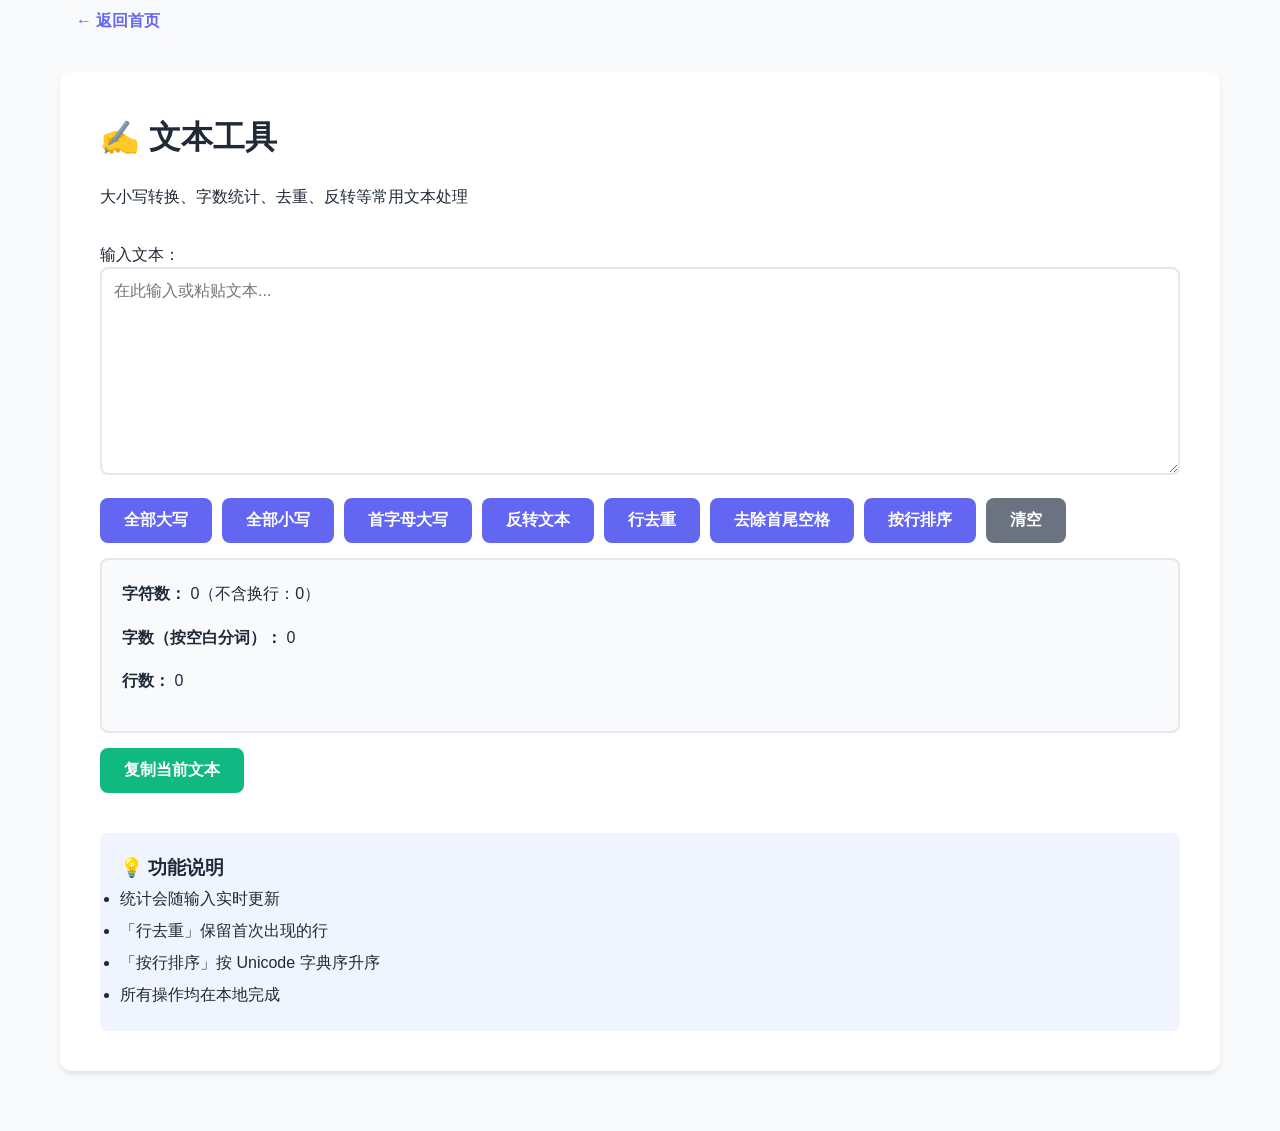
<file: tools/utility/text-tools.html>
<!DOCTYPE html>
<html lang="zh-CN">
<head>
    <meta charset="UTF-8">
    <meta name="viewport" content="width=device-width, initial-scale=1.0">
    <title>文本工具 - Web Tools</title>
    <link rel="stylesheet" href="../../css/style.css">
</head>
<body>
    <div class="container">
        <a href="../../index.html" class="back-link">← 返回首页</a>

        <div class="tool-content">
            <h1>✍️ 文本工具</h1>
            <p>大小写转换、字数统计、去重、反转等常用文本处理</p>

            <div style="margin-top: 30px;">
                <label for="textInput">输入文本：</label>
                <textarea id="textInput" rows="10" placeholder="在此输入或粘贴文本..."></textarea>

                <div style="display: flex; flex-wrap: wrap; gap: 10px; margin-bottom: 15px;">
                    <button onclick="toUpper()">全部大写</button>
                    <button onclick="toLower()">全部小写</button>
                    <button onclick="toTitle()">首字母大写</button>
                    <button onclick="reverseText()">反转文本</button>
                    <button onclick="dedupeLines()">行去重</button>
                    <button onclick="trimLines()">去除首尾空格</button>
                    <button onclick="sortLines()">按行排序</button>
                    <button onclick="clearText()" style="background-color: #6b7280;">清空</button>
                </div>

                <div class="result-box" style="margin-top: 0;">
                    <p><strong>字符数：</strong> <span id="charCount">0</span>（不含换行：<span id="charNoNewline">0</span>）</p>
                    <p><strong>字数（按空白分词）：</strong> <span id="wordCount">0</span></p>
                    <p><strong>行数：</strong> <span id="lineCount">0</span></p>
                </div>

                <div style="margin-top: 15px;">
                    <button onclick="copyText()" style="background-color: #10b981;">复制当前文本</button>
                </div>
            </div>

            <div style="margin-top: 40px; padding: 20px; background-color: #f0f4ff; border-radius: 8px;">
                <h3>💡 功能说明</h3>
                <ul style="line-height: 2;">
                    <li>统计会随输入实时更新</li>
                    <li>「行去重」保留首次出现的行</li>
                    <li>「按行排序」按 Unicode 字典序升序</li>
                    <li>所有操作均在本地完成</li>
                </ul>
            </div>
        </div>
    </div>

    <script>
        const input = document.getElementById('textInput');

        function updateStats() {
            const text = input.value;
            const noNewline = text.replace(/\r?\n/g, '');
            const words = text.trim() === '' ? [] : text.trim().split(/\s+/);
            const lines = text === '' ? [] : text.split(/\r?\n/);

            document.getElementById('charCount').textContent = text.length;
            document.getElementById('charNoNewline').textContent = noNewline.length;
            document.getElementById('wordCount').textContent = words.length;
            document.getElementById('lineCount').textContent = lines.length;
        }

        function toUpper() {
            input.value = input.value.toUpperCase();
            updateStats();
        }

        function toLower() {
            input.value = input.value.toLowerCase();
            updateStats();
        }

        function toTitle() {
            input.value = input.value.replace(/\w\S*/g, (w) =>
                w.charAt(0).toUpperCase() + w.slice(1).toLowerCase()
            );
            updateStats();
        }

        function reverseText() {
            input.value = [...input.value].reverse().join('');
            updateStats();
        }

        function dedupeLines() {
            const lines = input.value.split(/\r?\n/);
            const seen = new Set();
            const result = [];
            for (const line of lines) {
                if (!seen.has(line)) {
                    seen.add(line);
                    result.push(line);
                }
            }
            input.value = result.join('\n');
            updateStats();
        }

        function trimLines() {
            input.value = input.value.split(/\r?\n/).map(l => l.trim()).join('\n');
            updateStats();
        }

        function sortLines() {
            const lines = input.value.split(/\r?\n/);
            lines.sort((a, b) => a.localeCompare(b, 'zh-CN'));
            input.value = lines.join('\n');
            updateStats();
        }

        function clearText() {
            input.value = '';
            updateStats();
        }

        function copyText() {
            if (!input.value) {
                alert('没有可复制的内容');
                return;
            }
            navigator.clipboard.writeText(input.value).then(() => {
                alert('已复制到剪贴板');
            }).catch(() => {
                input.select();
                document.execCommand('copy');
                alert('已复制到剪贴板');
            });
        }

        input.addEventListener('input', updateStats);
        updateStats();
    </script>
</body>
</html>
</file>
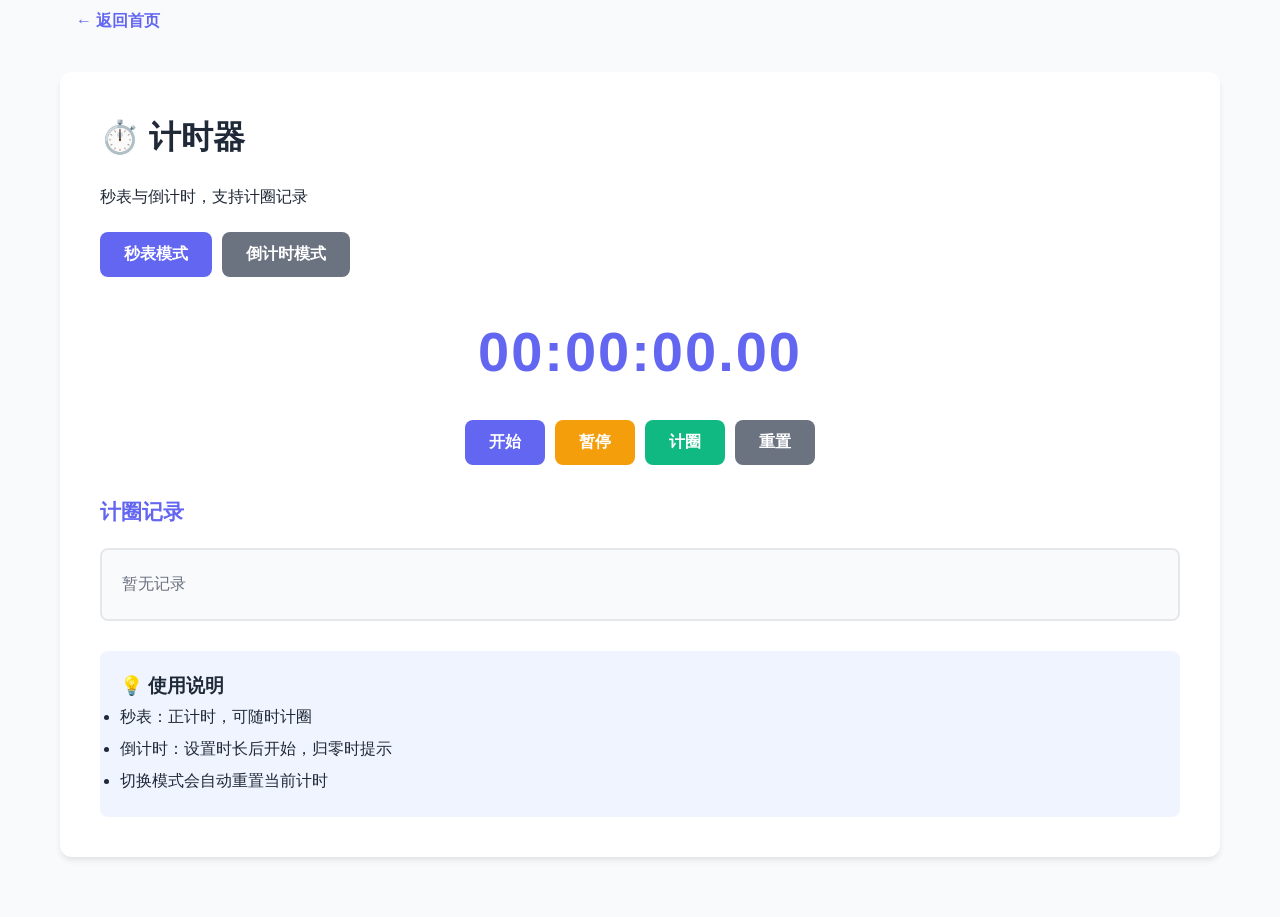
<file: tools/utility/timer.html>
<!DOCTYPE html>
<html lang="zh-CN">
<head>
    <meta charset="UTF-8">
    <meta name="viewport" content="width=device-width, initial-scale=1.0">
    <title>计时器 - Web Tools</title>
    <link rel="stylesheet" href="../../css/style.css">
</head>
<body>
    <div class="container">
        <a href="../../index.html" class="back-link">← 返回首页</a>

        <div class="tool-content">
            <h1>⏱️ 计时器</h1>
            <p>秒表与倒计时，支持计圈记录</p>

            <div style="margin-top: 20px; display: flex; gap: 10px; flex-wrap: wrap;">
                <button id="modeStopwatch" onclick="setMode('stopwatch')">秒表模式</button>
                <button id="modeCountdown" onclick="setMode('countdown')" style="background-color: #6b7280;">倒计时模式</button>
            </div>

            <div style="margin-top: 30px; text-align: center;">
                <div id="display" style="font-size: 3.5rem; font-weight: 700; letter-spacing: 2px; font-variant-numeric: tabular-nums; color: #6366f1;">
                    00:00:00.00
                </div>

                <div id="countdownSetup" style="display: none; max-width: 480px; margin: 20px auto 0; text-align: left;">
                    <div style="display: grid; grid-template-columns: 1fr 1fr 1fr; gap: 12px;">
                        <div>
                            <label for="hours">时</label>
                            <input type="number" id="hours" min="0" max="99" value="0">
                        </div>
                        <div>
                            <label for="minutes">分</label>
                            <input type="number" id="minutes" min="0" max="59" value="5">
                        </div>
                        <div>
                            <label for="seconds">秒</label>
                            <input type="number" id="seconds" min="0" max="59" value="0">
                        </div>
                    </div>
                </div>

                <div style="display: flex; justify-content: center; flex-wrap: wrap; gap: 10px; margin-top: 24px;">
                    <button id="startBtn" onclick="startTimer()">开始</button>
                    <button id="pauseBtn" onclick="pauseTimer()" style="background-color: #f59e0b;">暂停</button>
                    <button id="lapBtn" onclick="addLap()" style="background-color: #10b981;">计圈</button>
                    <button id="resetBtn" onclick="resetTimer()" style="background-color: #6b7280;">重置</button>
                </div>
            </div>

            <div style="margin-top: 30px;">
                <h2>计圈记录</h2>
                <div class="result-box" id="lapsBox">
                    <p style="margin: 0; color: #6b7280;">暂无记录</p>
                </div>
            </div>

            <div style="margin-top: 30px; padding: 20px; background-color: #f0f4ff; border-radius: 8px;">
                <h3>💡 使用说明</h3>
                <ul style="line-height: 2;">
                    <li>秒表：正计时，可随时计圈</li>
                    <li>倒计时：设置时长后开始，归零时提示</li>
                    <li>切换模式会自动重置当前计时</li>
                </ul>
            </div>
        </div>
    </div>

    <script>
        let mode = 'stopwatch';
        let running = false;
        let startTs = 0;
        let elapsed = 0;
        let countdownTotal = 0;
        let rafId = null;
        let laps = [];

        function setMode(next) {
            if (mode === next) return;
            mode = next;
            resetTimer();

            document.getElementById('modeStopwatch').style.backgroundColor = next === 'stopwatch' ? '' : '#6b7280';
            document.getElementById('modeCountdown').style.backgroundColor = next === 'countdown' ? '' : '#6b7280';
            document.getElementById('countdownSetup').style.display = next === 'countdown' ? 'block' : 'none';
            document.getElementById('lapBtn').style.display = next === 'stopwatch' ? '' : 'none';
        }

        function formatTime(ms) {
            const totalCs = Math.max(0, Math.floor(ms / 10));
            const cs = totalCs % 100;
            const totalSec = Math.floor(totalCs / 100);
            const s = totalSec % 60;
            const totalMin = Math.floor(totalSec / 60);
            const m = totalMin % 60;
            const h = Math.floor(totalMin / 60);
            const pad = (n, len = 2) => String(n).padStart(len, '0');
            return `${pad(h)}:${pad(m)}:${pad(s)}.${pad(cs)}`;
        }

        function render() {
            let shown;
            if (mode === 'stopwatch') {
                shown = elapsed + (running ? performance.now() - startTs : 0);
            } else {
                const remain = countdownTotal - (elapsed + (running ? performance.now() - startTs : 0));
                shown = Math.max(0, remain);
                if (running && remain <= 0) {
                    pauseTimer();
                    document.getElementById('display').textContent = formatTime(0);
                    alert('倒计时结束！');
                    return;
                }
            }
            document.getElementById('display').textContent = formatTime(shown);
            if (running) {
                rafId = requestAnimationFrame(render);
            }
        }

        function startTimer() {
            if (running) return;

            if (mode === 'countdown' && countdownTotal === 0 && elapsed === 0) {
                const h = parseInt(document.getElementById('hours').value, 10) || 0;
                const m = parseInt(document.getElementById('minutes').value, 10) || 0;
                const s = parseInt(document.getElementById('seconds').value, 10) || 0;
                countdownTotal = ((h * 3600) + (m * 60) + s) * 1000;
                if (countdownTotal <= 0) {
                    alert('请设置大于 0 的倒计时时长');
                    return;
                }
            }

            running = true;
            startTs = performance.now();
            rafId = requestAnimationFrame(render);
        }

        function pauseTimer() {
            if (!running) return;
            elapsed += performance.now() - startTs;
            running = false;
            if (rafId) cancelAnimationFrame(rafId);
            render();
        }

        function resetTimer() {
            running = false;
            if (rafId) cancelAnimationFrame(rafId);
            startTs = 0;
            elapsed = 0;
            countdownTotal = 0;
            laps = [];
            document.getElementById('lapsBox').innerHTML = '<p style="margin: 0; color: #6b7280;">暂无记录</p>';
            document.getElementById('display').textContent = formatTime(
                mode === 'countdown'
                    ? ((parseInt(document.getElementById('hours').value, 10) || 0) * 3600 +
                       (parseInt(document.getElementById('minutes').value, 10) || 0) * 60 +
                       (parseInt(document.getElementById('seconds').value, 10) || 0)) * 1000
                    : 0
            );
        }

        function addLap() {
            if (mode !== 'stopwatch') return;
            const current = elapsed + (running ? performance.now() - startTs : 0);
            if (current <= 0) return;
            laps.push(current);
            const html = laps.map((t, i) =>
                `<p style="margin: 6px 0;"><strong>#${i + 1}</strong> ${formatTime(t)}</p>`
            ).join('');
            document.getElementById('lapsBox').innerHTML = html;
        }

        ['hours', 'minutes', 'seconds'].forEach(id => {
            document.getElementById(id).addEventListener('change', () => {
                if (!running && mode === 'countdown' && elapsed === 0) {
                    resetTimer();
                }
            });
        });

        setMode('stopwatch');
        document.getElementById('lapBtn').style.display = '';
        document.getElementById('modeStopwatch').style.backgroundColor = '';
        document.getElementById('modeCountdown').style.backgroundColor = '#6b7280';
        document.getElementById('display').textContent = formatTime(0);
    </script>
</body>
</html>
</file>
<file: css/style.css>
* {
    margin: 0;
    padding: 0;
    box-sizing: border-box;
}

:root {
    --primary-color: #6366f1;
    --secondary-color: #8b5cf6;
    --success-color: #10b981;
    --warning-color: #f59e0b;
    --danger-color: #ef4444;
    --bg-color: #f9fafb;
    --card-bg: #ffffff;
    --text-primary: #1f2937;
    --text-secondary: #6b7280;
    --border-color: #e5e7eb;
    --shadow: 0 1px 3px 0 rgba(0, 0, 0, 0.1);
    --shadow-md: 0 4px 6px -1px rgba(0, 0, 0, 0.1);
}

body {
    font-family: 'Segoe UI', Tahoma, Geneva, Verdana, sans-serif;
    background-color: var(--bg-color);
    color: var(--text-primary);
    line-height: 1.6;
}

.container {
    max-width: 1200px;
    margin: 0 auto;
    padding: 0 20px;
}

/* 头部 */
.header {
    background: linear-gradient(135deg, var(--primary-color), var(--secondary-color));
    color: white;
    padding: 60px 0;
    margin-bottom: 40px;
    border-radius: 0 0 20px 20px;
    box-shadow: var(--shadow-md);
}

.header-content h1 {
    font-size: 2.5rem;
    margin-bottom: 10px;
}

.subtitle {
    font-size: 1.1rem;
    opacity: 0.9;
}

/* 搜索栏 */
.search-container {
    display: flex;
    gap: 10px;
    margin-bottom: 30px;
    justify-content: center;
}

.search-box {
    flex: 1;
    max-width: 500px;
    padding: 12px 16px;
    border: 2px solid var(--border-color);
    border-radius: 8px;
    font-size: 1rem;
    transition: all 0.3s ease;
}

.search-box:focus {
    outline: none;
    border-color: var(--primary-color);
    box-shadow: 0 0 0 3px rgba(99, 102, 241, 0.1);
}

.search-btn {
    padding: 12px 24px;
    background-color: var(--primary-color);
    color: white;
    border: none;
    border-radius: 8px;
    cursor: pointer;
    font-size: 1rem;
    font-weight: 600;
    transition: all 0.3s ease;
}

.search-btn:hover {
    background-color: var(--secondary-color);
    transform: translateY(-2px);
    box-shadow: var(--shadow-md);
}

/* 分类导航 */
.categories {
    display: flex;
    gap: 10px;
    margin-bottom: 40px;
    flex-wrap: wrap;
    justify-content: center;
}

.category-btn {
    padding: 10px 20px;
    border: 2px solid var(--border-color);
    background-color: white;
    border-radius: 25px;
    cursor: pointer;
    font-size: 0.95rem;
    font-weight: 600;
    transition: all 0.3s ease;
    color: var(--text-secondary);
}

.category-btn:hover {
    border-color: var(--primary-color);
    color: var(--primary-color);
    transform: translateY(-2px);
}

.category-btn.active {
    background-color: var(--primary-color);
    color: white;
    border-color: var(--primary-color);
    box-shadow: var(--shadow-md);
}

/* 工具网格 */
.tools-grid {
    display: grid;
    grid-template-columns: repeat(auto-fill, minmax(280px, 1fr));
    gap: 24px;
    margin-bottom: 60px;
}

.tool-card {
    background-color: var(--card-bg);
    border-radius: 12px;
    padding: 24px;
    box-shadow: var(--shadow);
    transition: all 0.3s ease;
    cursor: pointer;
    border: 2px solid transparent;
    display: flex;
    flex-direction: column;
    position: relative;
}

.tool-card:hover {
    transform: translateY(-8px);
    box-shadow: var(--shadow-md);
    border-color: var(--primary-color);
}

.tool-card.is-favorite {
    border-color: rgba(245, 158, 11, 0.45);
    background: linear-gradient(180deg, #fffbeb 0%, #ffffff 42%);
}

.favorite-btn {
    position: absolute;
    top: 12px;
    right: 12px;
    width: 36px;
    height: 36px;
    border: none;
    border-radius: 999px;
    background-color: rgba(249, 250, 251, 0.95);
    color: #d1d5db;
    font-size: 1.2rem;
    line-height: 1;
    cursor: pointer;
    display: flex;
    align-items: center;
    justify-content: center;
    transition: all 0.2s ease;
    z-index: 2;
    box-shadow: var(--shadow);
}

.favorite-btn:hover {
    color: var(--warning-color);
    transform: scale(1.08);
}

.favorite-btn.active {
    color: var(--warning-color);
    background-color: #fff7ed;
}

.tool-icon {
    font-size: 2.5rem;
    margin-bottom: 12px;
    padding-right: 36px;
}

.tool-name {
    font-size: 1.2rem;
    font-weight: 700;
    margin-bottom: 8px;
    color: var(--text-primary);
}

.tool-description {
    color: var(--text-secondary);
    font-size: 0.95rem;
    margin-bottom: 16px;
    flex: 1;
}

.tool-category {
    display: inline-block;
    background-color: var(--bg-color);
    color: var(--primary-color);
    padding: 4px 12px;
    border-radius: 20px;
    font-size: 0.85rem;
    font-weight: 600;
}

.tool-card.converter .tool-category {
    background-color: rgba(16, 185, 129, 0.1);
    color: var(--success-color);
}

.tool-card.generator .tool-category {
    background-color: rgba(245, 158, 11, 0.1);
    color: var(--warning-color);
}

.tool-card.calculator .tool-category {
    background-color: rgba(239, 68, 68, 0.1);
    color: var(--danger-color);
}

.tool-card.utility .tool-category {
    background-color: rgba(99, 102, 241, 0.1);
    color: var(--primary-color);
}

/* 空状态 */
.empty-state {
    text-align: center;
    padding: 60px 20px;
    color: var(--text-secondary);
    font-size: 1.1rem;
}

/* 打赏菜单按钮 */
.donation-menu-btn {
    background: linear-gradient(135deg, #f472b6, #ec4899);
    color: white;
    border-color: transparent;
}

.donation-menu-btn:hover,
.donation-menu-btn.active {
    background: linear-gradient(135deg, #ec4899, #db2777);
    color: white;
    border-color: transparent;
    transform: translateY(-2px);
}

/* 打赏弹层 */
.donation-overlay {
    position: fixed;
    inset: 0;
    z-index: 1000;
    display: flex;
    align-items: center;
    justify-content: center;
    padding: 20px;
    background-color: rgba(17, 24, 39, 0.45);
    backdrop-filter: blur(2px);
}

.donation-overlay.hidden {
    display: none;
}

.donation-card {
    background-color: var(--card-bg);
    border-radius: 12px;
    padding: 20px;
    box-shadow: var(--shadow-md);
    border-left: 4px solid var(--secondary-color);
    max-width: 280px;
    width: 100%;
    animation: slideInRight 0.35s ease;
    position: relative;
    transition: all 0.3s ease;
}

.donation-close-btn {
    position: absolute;
    top: 10px;
    right: 10px;
    background: none;
    border: none;
    font-size: 1.5rem;
    cursor: pointer;
    color: var(--text-secondary);
    transition: all 0.3s ease;
    width: 30px;
    height: 30px;
    display: flex;
    align-items: center;
    justify-content: center;
    padding: 0;
}

.donation-close-btn:hover {
    color: var(--text-primary);
    transform: scale(1.2);
}

.donation-card h3 {
    font-size: 1.1rem;
    margin-bottom: 8px;
    color: var(--text-primary);
    padding-right: 20px;
}

.donation-card p {
    font-size: 0.9rem;
    color: var(--text-secondary);
    margin-bottom: 12px;
}

.qr-code-container {
    display: flex;
    justify-content: center;
    margin-bottom: 12px;
}

.qr-code-placeholder {
    width: 160px;
    height: 160px;
    background-color: var(--bg-color);
    border: 2px dashed var(--border-color);
    border-radius: 8px;
    display: flex;
    flex-direction: column;
    align-items: center;
    justify-content: center;
    text-align: center;
    color: var(--text-secondary);
}

.qr-code-placeholder p {
    margin: 4px 0;
}

.qr-text {
    font-size: 0.8rem !important;
    font-style: italic;
}

.qr-code-image {
    width: 180px;
    max-width: 100%;
    height: auto;
    border-radius: 8px;
    display: block;
    box-shadow: var(--shadow-sm);
}

.donation-tips {
    font-size: 0.8rem !important;
    text-align: center;
    color: var(--text-secondary);
}

/* 页脚 */
.footer {
    background-color: var(--text-primary);
    color: white;
    text-align: center;
    padding: 30px 20px;
    margin-top: 60px;
    border-radius: 12px 12px 0 0;
}

/* 动画 */
@keyframes slideInRight {
    from {
        opacity: 0;
        transform: translateX(50px);
    }
    to {
        opacity: 1;
        transform: translateX(0);
    }
}

/* 工具页面返回链接 */
.back-link {
    display: inline-block;
    margin-bottom: 30px;
    padding: 8px 16px;
    background-color: var(--bg-color);
    color: var(--primary-color);
    text-decoration: none;
    border-radius: 8px;
    font-weight: 600;
    transition: all 0.3s ease;
}

.back-link:hover {
    background-color: var(--primary-color);
    color: white;
    transform: translateX(-5px);
}

/* 工具页面内容样式 */
.tool-content {
    background-color: var(--card-bg);
    border-radius: 12px;
    padding: 40px;
    box-shadow: var(--shadow-md);
    margin-bottom: 60px;
}

.tool-content h1 {
    font-size: 2rem;
    margin-bottom: 20px;
    color: var(--text-primary);
}

.tool-content h2 {
    font-size: 1.3rem;
    margin-top: 30px;
    margin-bottom: 15px;
    color: var(--primary-color);
}

.tool-content p {
    margin-bottom: 15px;
    line-height: 1.8;
}

.tool-content input,
.tool-content textarea,
.tool-content select {
    width: 100%;
    padding: 12px;
    margin-bottom: 15px;
    border: 2px solid var(--border-color);
    border-radius: 8px;
    font-size: 1rem;
    font-family: inherit;
}

.tool-content input:focus,
.tool-content textarea:focus,
.tool-content select:focus {
    outline: none;
    border-color: var(--primary-color);
    box-shadow: 0 0 0 3px rgba(99, 102, 241, 0.1);
}

.tool-content input[type="checkbox"] {
    width: auto;
    padding: 0;
    margin: 0;
    border: none;
    box-shadow: none;
}

.tool-content button {
    padding: 12px 24px;
    background-color: var(--primary-color);
    color: white;
    border: none;
    border-radius: 8px;
    cursor: pointer;
    font-size: 1rem;
    font-weight: 600;
    transition: all 0.3s ease;
}

.tool-content button:hover {
    background-color: var(--secondary-color);
    transform: translateY(-2px);
    box-shadow: var(--shadow-md);
}

.result-box {
    background-color: var(--bg-color);
    border: 2px solid var(--border-color);
    border-radius: 8px;
    padding: 20px;
    margin-top: 20px;
    word-break: break-all;
}

/* 响应式设计 */
@media (max-width: 768px) {
    .header-content h1 {
        font-size: 2rem;
    }

    .search-container {
        flex-direction: column;
    }

    .search-box {
        max-width: 100%;
    }

    .tools-grid {
        grid-template-columns: repeat(auto-fill, minmax(240px, 1fr));
        gap: 16px;
    }

    .donation-menu-btn {
        width: auto;
    }

    .donation-card {
        max-width: 100%;
    }

    .tool-content {
        padding: 20px;
    }

    .tool-content h1 {
        font-size: 1.5rem;
    }
}

@media (max-width: 480px) {
    .header-content h1 {
        font-size: 1.5rem;
    }

    .subtitle {
        font-size: 1rem;
    }

    .categories {
        gap: 8px;
    }

    .category-btn {
        padding: 8px 16px;
        font-size: 0.85rem;
    }

    .tools-grid {
        grid-template-columns: 1fr;
    }

    .tool-card {
        padding: 16px;
    }

    .tool-icon {
        font-size: 2rem;
    }
}
</file>
